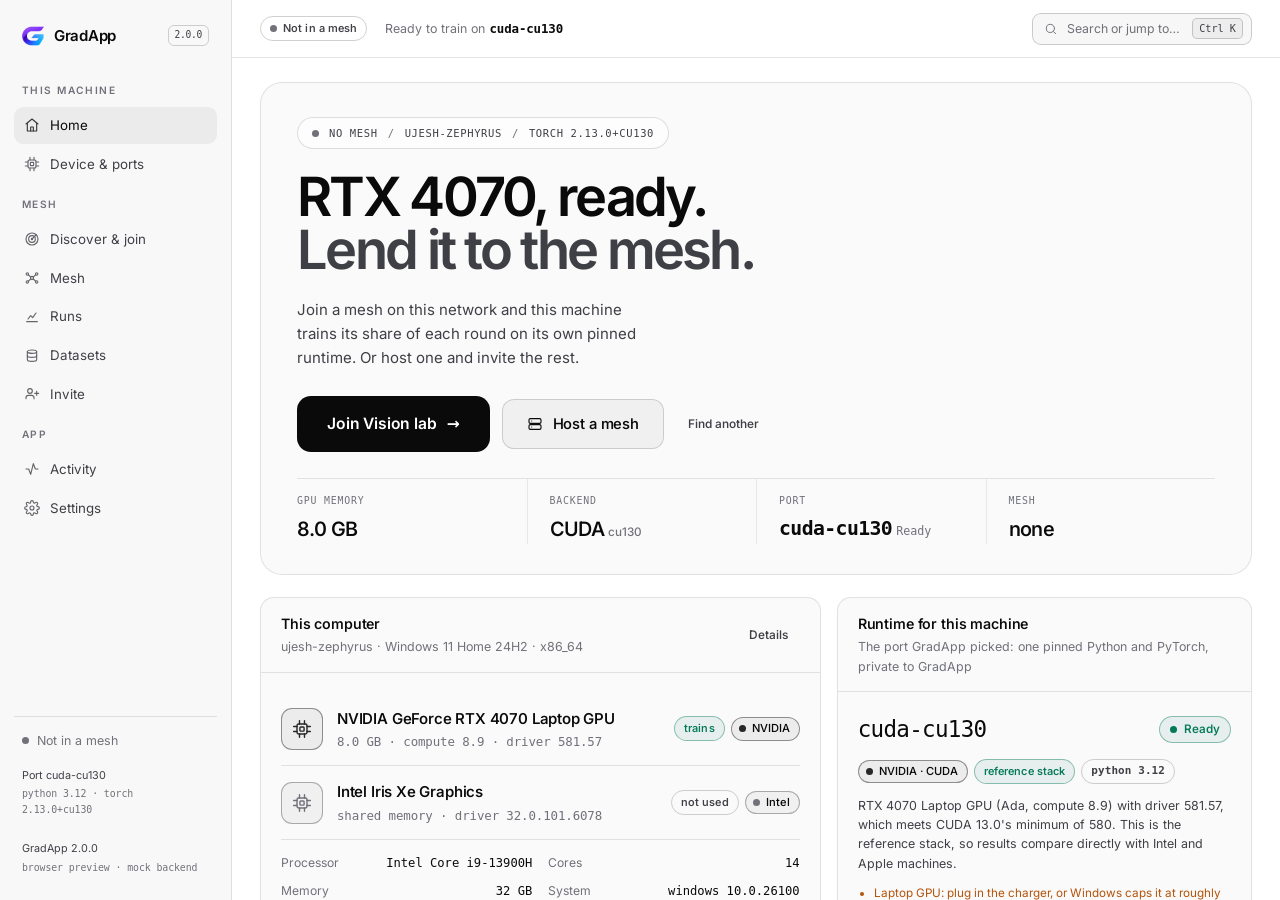
<file: app/ui/index.html>
<!doctype html>
<html lang="en">
  <head>
    <meta charset="utf-8" />
    <meta name="viewport" content="width=device-width, initial-scale=1" />
    <meta name="color-scheme" content="dark light" />
    <script src="./js/theme-boot.js"></script>
    <title>GradApp</title>
    <link rel="icon" href="./logo.png" />
    <link rel="preload" href="./fonts/InterVariable-latin.woff2" as="font" type="font/woff2" crossorigin />
    <link rel="stylesheet" href="./css/tokens.css" />
    <link rel="stylesheet" href="./css/dashboard.css" />
    <link rel="stylesheet" href="./css/radar.css" />
    <link rel="stylesheet" href="./css/app.css" />
    <link rel="stylesheet" href="./css/runs.css" />
    <link rel="stylesheet" href="./css/peers.css" />
  </head>
  <body>
    <div id="app" class="dash"></div>
    <div id="toasts" class="toasts" aria-live="polite"></div>
    <script type="module" src="./js/app.js"></script>
  </body>
</html>
</file>
<file: app/ui/css/tokens.css>
/* GradMesh v5 design system, carried over verbatim from Gradmesh-v5/app/globals.css.
   Local edits are marked "GradApp:". */
@font-face {
  font-family: "Inter";
  src: url("../fonts/InterVariable-latin.woff2") format("woff2");
  font-weight: 100 900;
  font-display: swap;
}

/* GradMesh design system.
   Hand-written rather than utility classes: the product is mostly dense, live
   data, and a small set of well-tuned primitives reads better here than a wall
   of class names. */

:root {
  /* A blue-black ground with an azure primary. The palette is deliberately
     narrow: one accent for anything actionable, cyan for secondary data series,
     and emerald reserved exclusively for "this is live right now", so a green
     dot on this product always means the same thing. */
  --bg: #07080b;
  --bg-elevated: #0b0d12;
  --surface: #0e1117;
  --surface-2: #141822;
  --line: rgba(255, 255, 255, 0.07);
  --line-strong: rgba(255, 255, 255, 0.13);

  --text: #e7eaf0;
  --text-dim: #98a2b6;
  --text-faint: #626c80;

  --accent: #5b7cfa;
  --accent-hover: #7b96ff;
  --accent-dim: #3b5bd9;
  --accent-glow: rgba(91, 124, 250, 0.2);
  --cyan: #22d3ee;
  --violet: #a78bfa;
  --live: #34d399;
  --warn: #f5a524;
  --danger: #f76b6b;

  --radius: 14px;
  --radius-sm: 9px;
  --radius-lg: 22px;

  --font-sans: "Inter", ui-sans-serif, system-ui, -apple-system, "Segoe UI", Roboto, sans-serif;
  --font-mono: ui-monospace, "SF Mono", "JetBrains Mono", "Cascadia Code", Consolas, monospace;

  --shadow-lift: 0 1px 0 rgba(255, 255, 255, 0.04) inset, 0 18px 40px -24px rgba(0, 0, 0, 0.9);

  /* GradApp: line charts on Runs (js/views/runs.js). */
  --chart-1: #5b7cfa;
  --chart-2: #22d3ee;
  --chart-dot: #0e1117;
  --chart-area-top: 0.32;
  --chart-area-bottom: 0;

  color-scheme: dark;
}

* {
  box-sizing: border-box;
  min-width: 0;
}

html,
body {
  margin: 0;
  padding: 0;
  background: var(--bg);
  color: var(--text);
  font-family: var(--font-sans);
  font-size: 15px;
  line-height: 1.55;
  -webkit-font-smoothing: antialiased;
  text-rendering: optimizeLegibility;
}

body {
  min-height: 100vh;
  overflow-x: hidden;
}

/* A faint field of light behind everything, so flat panels have something to
   sit on. Fixed so it does not move while the page scrolls. */
body::before {
  content: "";
  position: fixed;
  inset: 0;
  pointer-events: none;
  z-index: 0;
  background:
    radial-gradient(900px 600px at 12% -10%, var(--t-glow-acc-5b7cfa070), transparent 60%),
    radial-gradient(800px 500px at 92% 8%, var(--t-glow-cyan-060), transparent 62%);
}

a {
  color: inherit;
  text-decoration: none;
}

button,
input,
select,
textarea {
  font: inherit;
  color: inherit;
}

h1,
h2,
h3,
h4 {
  margin: 0;
  font-weight: 560;
  letter-spacing: -0.022em;
  line-height: 1.15;
}

h1 {
  font-size: clamp(2.1rem, 5vw, 3.4rem);
  letter-spacing: -0.035em;
}
h2 {
  font-size: 1.4rem;
}
h3 {
  font-size: 1.05rem;
}

p {
  margin: 0;
}

hr {
  border: 0;
  border-top: 1px solid var(--line);
  margin: 0;
}

::selection {
  background: var(--accent);
  color: var(--t-tx-w-ffffff);
}

/* ------------------------------------------------------------------ layout */

.shell {
  position: relative;
  z-index: 1;
}

.container {
  width: min(1240px, calc(100% - 48px));
  margin-inline: auto;
}

.container-wide {
  width: min(1560px, calc(100% - 48px));
  margin-inline: auto;
}

.stack {
  display: flex;
  flex-direction: column;
  gap: 18px;
}
.stack-sm {
  display: flex;
  flex-direction: column;
  gap: 9px;
}
.stack-lg {
  display: flex;
  flex-direction: column;
  gap: 34px;
}

.row {
  display: flex;
  align-items: center;
  gap: 12px;
}
.row-between {
  display: flex;
  align-items: center;
  justify-content: space-between;
  gap: 16px;
  flex-wrap: wrap;
}
.wrap {
  flex-wrap: wrap;
}
.grow {
  flex: 1;
}

.grid {
  display: grid;
  gap: 16px;
}
.grid-2 {
  grid-template-columns: repeat(auto-fit, minmax(320px, 1fr));
}
.grid-3 {
  grid-template-columns: repeat(auto-fit, minmax(250px, 1fr));
}
.grid-4 {
  grid-template-columns: repeat(auto-fit, minmax(190px, 1fr));
}

/* ------------------------------------------------------------------ text */

.eyebrow {
  font-size: 0.7rem;
  font-weight: 600;
  letter-spacing: 0.16em;
  text-transform: uppercase;
  color: var(--text-faint);
}

.lead {
  font-size: 1.08rem;
  color: var(--text-dim);
  line-height: 1.6;
}

.muted {
  color: var(--text-dim);
}
.faint {
  color: var(--text-faint);
}
.small {
  font-size: 0.83rem;
}
.mono {
  font-family: var(--font-mono);
  font-variant-numeric: tabular-nums;
  letter-spacing: -0.01em;
}
.accent {
  color: var(--accent);
}
.nowrap {
  white-space: nowrap;
}
.truncate {
  overflow: hidden;
  text-overflow: ellipsis;
  white-space: nowrap;
}

/* ------------------------------------------------------------------ panels */

.panel {
  background: linear-gradient(180deg, var(--t-gr-w-028), var(--t-gr-w-008));
  border: 1px solid var(--line);
  border-radius: var(--radius);
  padding: 20px;
  box-shadow: var(--shadow-lift);
}

.panel-flush {
  padding: 0;
  overflow: hidden;
}

.panel-header {
  display: flex;
  align-items: center;
  justify-content: space-between;
  gap: 14px;
  padding: 15px 20px;
  border-bottom: 1px solid var(--line);
}

.panel-body {
  padding: 20px;
}

.panel-title {
  font-size: 0.95rem;
  font-weight: 560;
  letter-spacing: -0.01em;
}

/* ------------------------------------------------------------------ stats */

.stat {
  background: linear-gradient(180deg, var(--t-gr-w-030), var(--t-gr-w-006));
  border: 1px solid var(--line);
  border-radius: var(--radius);
  padding: 16px 18px;
  display: flex;
  flex-direction: column;
  gap: 6px;
  position: relative;
  overflow: hidden;
}

.stat-label {
  font-size: 0.72rem;
  letter-spacing: 0.1em;
  text-transform: uppercase;
  color: var(--text-faint);
  font-weight: 560;
}

.stat-value {
  font-family: var(--font-mono);
  font-variant-numeric: tabular-nums;
  font-size: 1.85rem;
  font-weight: 500;
  letter-spacing: -0.035em;
  line-height: 1.05;
}

.stat-value.is-accent {
  color: var(--accent);
}

.stat-foot {
  font-size: 0.79rem;
  color: var(--text-dim);
}

/* ------------------------------------------------------------------ badges */

.badge {
  display: inline-flex;
  align-items: center;
  gap: 6px;
  padding: 3px 9px;
  border-radius: 999px;
  font-size: 0.73rem;
  font-weight: 560;
  letter-spacing: 0.01em;
  border: 1px solid var(--line-strong);
  color: var(--text-dim);
  white-space: nowrap;
}

.badge-accent {
  color: var(--accent);
  border-color: var(--t-bd-acc-5b7cfa320);
  background: var(--t-bg-acc-5b7cfa080);
}
.badge-cyan {
  color: var(--cyan);
  border-color: var(--t-bd-cyan-320);
  background: var(--t-bg-cyan-080);
}
.badge-warn {
  color: var(--warn);
  border-color: var(--t-bd-warn-320);
  background: var(--t-bg-warn-080);
}
.badge-danger {
  color: var(--danger);
  border-color: var(--t-bd-danger-320);
  background: var(--t-bg-danger-080);
}

.dot {
  width: 7px;
  height: 7px;
  border-radius: 999px;
  background: currentColor;
  flex: none;
}

.dot-live {
  background: var(--live);
  box-shadow: 0 0 0 0 var(--t-sh-live-450);
  animation: pulse 2.4s ease-out infinite;
}

.badge-live {
  color: var(--live);
  border-color: var(--t-bd-live-300);
  background: var(--t-bg-live-080);
}

@keyframes pulse {
  0% {
    box-shadow: 0 0 0 0 var(--t-sh-live-450);
  }
  70% {
    box-shadow: 0 0 0 9px var(--t-sh-live-000);
  }
  100% {
    box-shadow: 0 0 0 0 var(--t-sh-live-000);
  }
}

/* ------------------------------------------------------------------ buttons */

.btn {
  display: inline-flex;
  align-items: center;
  justify-content: center;
  gap: 8px;
  padding: 9px 16px;
  border-radius: var(--radius-sm);
  border: 1px solid var(--line-strong);
  background: var(--t-bg-w-040);
  color: var(--text);
  font-size: 0.88rem;
  font-weight: 540;
  cursor: pointer;
  transition: background 140ms ease, border-color 140ms ease, transform 140ms ease, opacity 140ms ease;
  white-space: nowrap;
}

.btn:hover:not(:disabled) {
  background: var(--t-bg-w-080);
  border-color: var(--t-bd-w-220);
}

.btn:active:not(:disabled) {
  transform: translateY(1px);
}

.btn:disabled {
  opacity: 0.42;
  cursor: not-allowed;
}

.btn-primary {
  background: var(--accent);
  border-color: var(--accent);
  color: var(--t-tx-w-ffffff);
  font-weight: 600;
}

.btn-primary:hover:not(:disabled) {
  background: var(--accent-hover);
  border-color: var(--accent-hover);
}

.btn-ghost {
  background: transparent;
  border-color: transparent;
  color: var(--text-dim);
}
.btn-ghost:hover:not(:disabled) {
  color: var(--text);
  background: var(--t-bg-w-050);
  border-color: transparent;
}

.btn-danger {
  color: var(--danger);
  border-color: var(--t-bd-danger-300);
}
.btn-danger:hover:not(:disabled) {
  background: var(--t-bg-danger-120);
  border-color: var(--t-bd-danger-500);
}

.btn-lg {
  padding: 13px 24px;
  font-size: 0.97rem;
  border-radius: 11px;
}

.btn-sm {
  padding: 5px 11px;
  font-size: 0.79rem;
}

/* A command to paste elsewhere: one line that scrolls sideways rather than
   wrapping, so the copy button never lands on top of the text. */
.copy-line {
  display: flex;
  align-items: center;
  gap: 10px;
  min-width: 0;
  padding: 7px 7px 7px 13px;
  border-radius: var(--radius-sm);
  border: 1px solid var(--line);
  background: var(--t-bg-k-350);
}

.copy-line code {
  flex: 1;
  min-width: 0;
  overflow-x: auto;
  white-space: nowrap;
  font-family: var(--font-mono);
  font-size: 0.84rem;
  color: var(--text);
  scrollbar-width: none;
}

.copy-line code::-webkit-scrollbar {
  display: none;
}

.copy-line .btn {
  flex: none;
}

/* Label and value pairs: machine cards, and the join page's device summary. */
.node-facts {
  display: grid;
  grid-template-columns: repeat(2, minmax(0, 1fr));
  gap: 9px 16px;
  font-size: 0.81rem;
}

.node-fact {
  display: flex;
  justify-content: space-between;
  gap: 8px;
}

.node-fact {
  min-width: 0;
}

.node-fact span:first-child {
  flex: none;
  color: var(--text-faint);
}

.node-fact span:last-child {
  min-width: 0;
  font-family: var(--font-mono);
  font-variant-numeric: tabular-nums;
}

/* A machine's software stack, on its card. */
.sw-block {
  display: flex;
  flex-direction: column;
  gap: 8px;
  padding: 10px 12px;
  border-radius: var(--radius-sm);
  border: 1px solid var(--line);
  background: var(--t-bg-w-015);
}

.sw-title {
  font-size: 0.7rem;
  letter-spacing: 0.1em;
  text-transform: uppercase;
  color: var(--text-faint);
  font-weight: 560;
}

.sw-grid {
  display: grid;
  grid-template-columns: repeat(2, minmax(0, 1fr));
  gap: 6px 14px;
  margin: 0;
}

.sw-grid > div {
  display: flex;
  flex-direction: column;
  gap: 1px;
  min-width: 0;
}

.sw-grid dt {
  font-size: 0.68rem;
  color: var(--text-faint);
}

.sw-grid dd {
  margin: 0;
  font-size: 0.76rem;
  color: var(--text-dim);
}

.sw-grid > div.is-behind dd {
  color: var(--warn);
}

.sw-drift {
  color: var(--warn);
}

/* ------------------------------------------------------------------ forms */

.field {
  display: flex;
  flex-direction: column;
  gap: 7px;
}

.label {
  font-size: 0.8rem;
  font-weight: 540;
  color: var(--text-dim);
}

.hint {
  font-size: 0.78rem;
  color: var(--text-faint);
  line-height: 1.45;
}

.input,
.select,
.textarea {
  width: 100%;
  padding: 10px 13px;
  border-radius: var(--radius-sm);
  border: 1px solid var(--line-strong);
  background: var(--t-bg-k-350);
  color: var(--text);
  font-size: 0.9rem;
  transition: border-color 140ms ease, box-shadow 140ms ease;
}

.input:focus,
.select:focus,
.textarea:focus {
  outline: none;
  border-color: var(--t-bd-acc-5b7cfa500);
  box-shadow: 0 0 0 3px var(--t-sh-acc-5b7cfa100);
}

.textarea {
  resize: vertical;
  min-height: 78px;
}

.select {
  appearance: none;
  background-image: linear-gradient(45deg, transparent 50%, var(--text-dim) 50%),
    linear-gradient(135deg, var(--text-dim) 50%, transparent 50%);
  background-position: calc(100% - 18px) 50%, calc(100% - 13px) 50%;
  background-size: 5px 5px, 5px 5px;
  background-repeat: no-repeat;
  padding-right: 34px;
}

.range {
  width: 100%;
  accent-color: var(--accent);
}

/* ------------------------------------------------------------------ tables */

.table-scroll {
  overflow-x: auto;
}

.table {
  width: 100%;
  border-collapse: collapse;
  font-size: 0.87rem;
}

.table th {
  text-align: left;
  font-weight: 560;
  font-size: 0.72rem;
  letter-spacing: 0.1em;
  text-transform: uppercase;
  color: var(--text-faint);
  padding: 11px 16px;
  border-bottom: 1px solid var(--line);
  white-space: nowrap;
}

.table td {
  padding: 13px 16px;
  border-bottom: 1px solid var(--line);
  vertical-align: middle;
}

.table tbody tr:last-child td {
  border-bottom: none;
}

.table tbody tr {
  transition: background 120ms ease;
}

.table tbody tr:hover {
  background: var(--t-bg-w-022);
}

.num {
  font-family: var(--font-mono);
  font-variant-numeric: tabular-nums;
  text-align: right;
}

/* ------------------------------------------------------------------ meters */

.meter {
  height: 6px;
  border-radius: 999px;
  background: var(--t-bg-w-070);
  overflow: hidden;
}

.meter-fill {
  height: 100%;
  border-radius: 999px;
  background: var(--accent);
  transition: width 500ms cubic-bezier(0.22, 1, 0.36, 1);
}

.meter-fill.is-cyan {
  background: var(--cyan);
}
.meter-fill.is-warn {
  background: var(--warn);
}
.meter-fill.is-danger {
  background: var(--danger);
}

/* ------------------------------------------------------------------ code */

.code {
  font-family: var(--font-mono);
  font-size: 0.83rem;
  background: var(--t-bg-k-450);
  border: 1px solid var(--line);
  border-radius: var(--radius-sm);
  padding: 12px 14px;
  overflow-x: auto;
  white-space: pre;
  color: var(--accent);
}

.code-inline {
  font-family: var(--font-mono);
  font-size: 0.85em;
  background: var(--t-bg-w-070);
  padding: 1px 6px;
  border-radius: 5px;
}

/* ------------------------------------------------------------------ misc */

.divider {
  height: 1px;
  background: var(--line);
}

.empty {
  padding: 44px 20px;
  text-align: center;
  color: var(--text-faint);
  font-size: 0.9rem;
}

.notice {
  border-radius: var(--radius-sm);
  padding: 12px 15px;
  font-size: 0.86rem;
  border: 1px solid var(--line-strong);
  background: var(--t-bg-w-030);
  line-height: 1.5;
}

.notice-warn {
  border-color: var(--t-bd-warn-300);
  background: var(--t-bg-warn-070);
  color: var(--t-tx-warn-ffdca8);
}

.notice-danger {
  border-color: var(--t-bd-danger-300);
  background: var(--t-bg-danger-070);
  color: var(--t-tx-danger-ffc4c4);
}

.notice-accent {
  border-color: var(--t-bd-acc-5b7cfa260);
  background: var(--t-bg-acc-5b7cfa060);
  color: var(--t-tx-acc-c9d6ff);
}

.spin {
  animation: spin 900ms linear infinite;
}

@keyframes spin {
  to {
    transform: rotate(360deg);
  }
}

.sr-only {
  position: absolute;
  width: 1px;
  height: 1px;
  padding: 0;
  margin: -1px;
  overflow: hidden;
  clip: rect(0, 0, 0, 0);
  white-space: nowrap;
  border: 0;
}

@media (prefers-reduced-motion: reduce) {
  *,
  *::before,
  *::after {
    animation-duration: 0.001ms !important;
    animation-iteration-count: 1 !important;
    transition-duration: 0.001ms !important;
  }
}

@media (max-width: 720px) {
  .container,
  .container-wide {
    width: calc(100% - 32px);
  }
  .panel {
    padding: 16px;
  }
}

/* ----------------------------------------------------------------- vendors */
/* NVIDIA, Intel and Apple each get one hue, used for every badge, dot and bar
   that belongs to them. None of them is emerald, which stays reserved for
   "live right now". */

:root {
  --vendor-nvidia: #a3d65c;
  --vendor-intel: #4ea8ff;
  --vendor-apple: #d3d5de;
  --vendor-cpu: #7d8699;
}

.vendor {
  display: inline-flex;
  align-items: center;
  gap: 6px;
  padding: 2px 9px 2px 7px;
  border-radius: 999px;
  border: 1px solid var(--line-strong);
  font-size: 0.74rem;
  font-weight: 520;
  white-space: nowrap;
  color: var(--text-dim);
  background: var(--t-bg-w-030);
}

.vendor-dot {
  display: inline-block;
  width: 7px;
  height: 7px;
  border-radius: 999px;
  flex: none;
  background: var(--vendor-cpu);
}

.vendor-nvidia .vendor-dot,
.vendor-dot.vendor-nvidia {
  background: var(--vendor-nvidia);
}
.vendor-intel .vendor-dot,
.vendor-dot.vendor-intel {
  background: var(--vendor-intel);
}
.vendor-apple .vendor-dot,
.vendor-dot.vendor-apple {
  background: var(--vendor-apple);
}

.vendor.vendor-nvidia {
  color: var(--vendor-nvidia);
  border-color: var(--t-bd-nv-320);
  background: var(--t-bg-nv-060);
}
.vendor.vendor-intel {
  color: var(--vendor-intel);
  border-color: var(--t-bd-intel-320);
  background: var(--t-bg-intel-060);
}
.vendor.vendor-apple {
  color: var(--vendor-apple);
  border-color: var(--t-bd-apple-280);
  background: var(--t-bg-apple-050);
}

/* ------------------------------------------------------------ theme colours
   GradApp: every colour the stylesheets used to hard-code, as a variable.
   Generated once from the literals (name = context-family-value); the dark
   value is the original literal, so dark renders exactly as before. Light
   overrides live in :root[data-theme="light"] below. */
:root {
  --t-bd-acc-5b7cfa200: rgba(91, 124, 250, 0.2);
  --t-bd-acc-5b7cfa260: rgba(91, 124, 250, 0.26);
  --t-bd-acc-5b7cfa320: rgba(91, 124, 250, 0.32);
  --t-bd-acc-5b7cfa350: rgba(91, 124, 250, 0.35);
  --t-bd-acc-5b7cfa400: rgba(91, 124, 250, 0.4);
  --t-bd-acc-5b7cfa420: rgba(91, 124, 250, 0.42);
  --t-bd-acc-5b7cfa500: rgba(91, 124, 250, 0.5);
  --t-bd-acc-5b7cfa550: rgba(91, 124, 250, 0.55);
  --t-bd-acc-5b7cfa700: rgba(91, 124, 250, 0.7);
  --t-bd-apple-280: rgba(211, 213, 222, 0.28);
  --t-bd-cyan-320: rgba(34, 211, 238, 0.32);
  --t-bd-cyan-500: rgba(34, 211, 238, 0.5);
  --t-bd-danger-300: rgba(247, 107, 107, 0.3);
  --t-bd-danger-320: rgba(247, 107, 107, 0.32);
  --t-bd-danger-350: rgba(247, 107, 107, 0.35);
  --t-bd-danger-400: rgba(247, 107, 107, 0.4);
  --t-bd-danger-500: rgba(247, 107, 107, 0.5);
  --t-bd-intel-320: rgba(78, 168, 255, 0.32);
  --t-bd-live-220: rgba(52, 211, 153, 0.22);
  --t-bd-live-300: rgba(52, 211, 153, 0.3);
  --t-bd-live-350: rgba(52, 211, 153, 0.35);
  --t-bd-live-400: rgba(52, 211, 153, 0.4);
  --t-bd-live-550: rgba(52, 211, 153, 0.55);
  --t-bd-nv-320: rgba(163, 214, 92, 0.32);
  --t-bd-w-060: rgba(255, 255, 255, 0.06);
  --t-bd-w-070: rgba(255, 255, 255, 0.07);
  --t-bd-w-080: rgba(255, 255, 255, 0.08);
  --t-bd-w-090: rgba(255, 255, 255, 0.09);
  --t-bd-w-100: rgba(255, 255, 255, 0.1);
  --t-bd-w-120: rgba(255, 255, 255, 0.12);
  --t-bd-w-140: rgba(255, 255, 255, 0.14);
  --t-bd-w-150: rgba(255, 255, 255, 0.15);
  --t-bd-w-220: rgba(255, 255, 255, 0.22);
  --t-bd-w-240: rgba(255, 255, 255, 0.24);
  --t-bd-warn-300: rgba(245, 165, 36, 0.3);
  --t-bd-warn-320: rgba(245, 165, 36, 0.32);
  --t-bd-warn-400: rgba(245, 165, 36, 0.4);
  --t-bg-acc-5b7cfa060: rgba(91, 124, 250, 0.06);
  --t-bg-acc-5b7cfa080: rgba(91, 124, 250, 0.08);
  --t-bg-acc-5b7cfa100: rgba(91, 124, 250, 0.1);
  --t-bg-acc-5b7cfa120: rgba(91, 124, 250, 0.12);
  --t-bg-acc-5b7cfa140: rgba(91, 124, 250, 0.14);
  --t-bg-acc-5b7cfa160: rgba(91, 124, 250, 0.16);
  --t-bg-acc-5b7cfa200: rgba(91, 124, 250, 0.2);
  --t-bg-acc-5b7cfa350: rgba(91, 124, 250, 0.35);
  --t-bg-acc-5b7cfa400: rgba(91, 124, 250, 0.4);
  --t-bg-acc-f4f6ff: #f4f6ff;
  --t-bg-apple-050: rgba(211, 213, 222, 0.05);
  --t-bg-apple-720: rgba(211, 213, 222, 0.72);
  --t-bg-bg-030408660: rgba(3, 4, 8, 0.66);
  --t-bg-bg-04050a: #04050a;
  --t-bg-bg-06080e500: rgba(6, 8, 14, 0.5);
  --t-bg-bg-07080b650: rgba(7, 8, 11, 0.65);
  --t-bg-bg-07080b860: rgba(7, 8, 11, 0.86);
  --t-bg-bg-080a12550: rgba(8, 10, 18, 0.55);
  --t-bg-bg-090a0f: #090a0f;
  --t-bg-bg-0b0d12: #0b0d12;
  --t-bg-bg-12151e: #12151e;
  --t-bg-cpu-700: rgba(125, 134, 153, 0.7);
  --t-bg-cyan-080: rgba(34, 211, 238, 0.08);
  --t-bg-cyan-400: rgba(34, 211, 238, 0.4);
  --t-bg-danger-070: rgba(247, 107, 107, 0.07);
  --t-bg-danger-080: rgba(247, 107, 107, 0.08);
  --t-bg-danger-100: rgba(247, 107, 107, 0.1);
  --t-bg-danger-120: rgba(247, 107, 107, 0.12);
  --t-bg-danger-160: rgba(247, 107, 107, 0.16);
  --t-bg-danger-180: rgba(247, 107, 107, 0.18);
  --t-bg-danger-400: rgba(247, 107, 107, 0.4);
  --t-bg-intel-060: rgba(78, 168, 255, 0.06);
  --t-bg-intel-800: rgba(78, 168, 255, 0.8);
  --t-bg-k-180: rgba(0, 0, 0, 0.18);
  --t-bg-k-250: rgba(0, 0, 0, 0.25);
  --t-bg-k-300: rgba(0, 0, 0, 0.3);
  --t-bg-k-350: rgba(0, 0, 0, 0.35);
  --t-bg-k-450: rgba(0, 0, 0, 0.45);
  --t-bg-live-070: rgba(52, 211, 153, 0.07);
  --t-bg-live-080: rgba(52, 211, 153, 0.08);
  --t-bg-live-160: rgba(52, 211, 153, 0.16);
  --t-bg-live-400: rgba(52, 211, 153, 0.4);
  --t-bg-nv-060: rgba(163, 214, 92, 0.06);
  --t-bg-nv-780: rgba(163, 214, 92, 0.78);
  --t-bg-w-015: rgba(255, 255, 255, 0.015);
  --t-bg-w-020: rgba(255, 255, 255, 0.02);
  --t-bg-w-022: rgba(255, 255, 255, 0.022);
  --t-bg-w-025: rgba(255, 255, 255, 0.025);
  --t-bg-w-030: rgba(255, 255, 255, 0.03);
  --t-bg-w-040: rgba(255, 255, 255, 0.04);
  --t-bg-w-045: rgba(255, 255, 255, 0.045);
  --t-bg-w-050: rgba(255, 255, 255, 0.05);
  --t-bg-w-060: rgba(255, 255, 255, 0.06);
  --t-bg-w-070: rgba(255, 255, 255, 0.07);
  --t-bg-w-080: rgba(255, 255, 255, 0.08);
  --t-bg-w-120: rgba(255, 255, 255, 0.12);
  --t-bg-w-350: rgba(255, 255, 255, 0.35);
  --t-bg-w-ffffff: #fff;
  --t-bg-warn-070: rgba(245, 165, 36, 0.07);
  --t-bg-warn-080: rgba(245, 165, 36, 0.08);
  --t-bg-warn-160: rgba(245, 165, 36, 0.16);
  --t-bg-warn-750: rgba(245, 165, 36, 0.75);
  --t-glow-acc-5b7cfa070: rgba(91, 124, 250, 0.07);
  --t-glow-acc-5b7cfa100: rgba(91, 124, 250, 0.1);
  --t-glow-acc-5b7cfa120: rgba(91, 124, 250, 0.12);
  --t-glow-acc-5b7cfa180: rgba(91, 124, 250, 0.18);
  --t-glow-acc-6d7cff140: rgba(109, 124, 255, 0.14);
  --t-glow-acc-6d7cff260: rgba(109, 124, 255, 0.26);
  --t-glow-acc-6d7cff550: rgba(109, 124, 255, 0.55);
  --t-glow-acc-c8ceff900: rgba(200, 206, 255, 0.9);
  --t-glow-apple-250: rgba(211, 213, 222, 0.25);
  --t-glow-bg-04050a850: rgba(4, 5, 10, 0.85);
  --t-glow-cyan-050: rgba(34, 211, 238, 0.05);
  --t-glow-cyan-060: rgba(34, 211, 238, 0.06);
  --t-glow-cyan-090: rgba(34, 211, 238, 0.09);
  --t-glow-intel-070: rgba(78, 168, 255, 0.07);
  --t-glow-intel-300: rgba(78, 168, 255, 0.3);
  --t-glow-live-120: rgba(52, 211, 153, 0.12);
  --t-glow-nv-350: rgba(163, 214, 92, 0.35);
  --t-glow-violet-100: rgba(167, 139, 250, 0.1);
  --t-glow-w-012: rgba(255, 255, 255, 0.012);
  --t-gr-acc-5b6cf0: #5b6cf0;
  --t-gr-acc-5b7cfa050: rgba(91, 124, 250, 0.05);
  --t-gr-acc-5b7cfa220: rgba(91, 124, 250, 0.22);
  --t-gr-acc-5b7cfa250: rgba(91, 124, 250, 0.25);
  --t-gr-acc-5b7cfa900: rgba(91, 124, 250, 0.9);
  --t-gr-acc-7b96ff500: rgba(123, 150, 255, 0.5);
  --t-gr-acc-7d8cff: #7d8cff;
  --t-gr-acc-8f9cff: #8f9cff;
  --t-gr-acc-c8ceff: #c8ceff;
  --t-gr-bg-04050a300: rgba(4, 5, 10, 0.3);
  --t-gr-bg-04050a550: rgba(4, 5, 10, 0.55);
  --t-gr-bg-04050a750: rgba(4, 5, 10, 0.75);
  --t-gr-bg-04050a920: rgba(4, 5, 10, 0.92);
  --t-gr-bg-0b0d12970: rgba(11, 13, 18, 0.97);
  --t-gr-bg-0b0d12980: rgba(11, 13, 18, 0.98);
  --t-gr-bg-141822970: rgba(20, 24, 34, 0.97);
  --t-gr-bg-141822980: rgba(20, 24, 34, 0.98);
  --t-gr-cyan-5ad7f0: #5ad7f0;
  --t-gr-cyan-700: rgba(34, 211, 238, 0.7);
  --t-gr-danger-400: rgba(247, 107, 107, 0.4);
  --t-gr-danger-800: rgba(247, 107, 107, 0.8);
  --t-gr-live-045: rgba(52, 211, 153, 0.045);
  --t-gr-w-005: rgba(255, 255, 255, 0.005);
  --t-gr-w-006: rgba(255, 255, 255, 0.006);
  --t-gr-w-008: rgba(255, 255, 255, 0.008);
  --t-gr-w-025: rgba(255, 255, 255, 0.025);
  --t-gr-w-026: rgba(255, 255, 255, 0.026);
  --t-gr-w-028: rgba(255, 255, 255, 0.028);
  --t-gr-w-030: rgba(255, 255, 255, 0.03);
  --t-gr-w-080: rgba(255, 255, 255, 0.08);
  --t-gr-warn-400: rgba(245, 165, 36, 0.4);
  --t-gr-warn-850: rgba(245, 165, 36, 0.85);
  --t-sh-acc-5b7cfa050: rgba(91, 124, 250, 0.05);
  --t-sh-acc-5b7cfa100: rgba(91, 124, 250, 0.1);
  --t-sh-acc-5b7cfa120: rgba(91, 124, 250, 0.12);
  --t-sh-acc-5b7cfa250: rgba(91, 124, 250, 0.25);
  --t-sh-acc-5b7cfa280: rgba(91, 124, 250, 0.28);
  --t-sh-acc-5b7cfa400: rgba(91, 124, 250, 0.4);
  --t-sh-acc-5b7cfa450: rgba(91, 124, 250, 0.45);
  --t-sh-acc-5b7cfa500: rgba(91, 124, 250, 0.5);
  --t-sh-acc-5b7cfa600: rgba(91, 124, 250, 0.6);
  --t-sh-acc-5b7cfa700: rgba(91, 124, 250, 0.7);
  --t-sh-acc-6d7cff350: rgba(109, 124, 255, 0.35);
  --t-sh-acc-6d7cff800: rgba(109, 124, 255, 0.8);
  --t-sh-acc-6d7cff950: rgba(109, 124, 255, 0.95);
  --t-sh-acc-7b96ff900: rgba(123, 150, 255, 0.9);
  --t-sh-cyan-180: rgba(34, 211, 238, 0.18);
  --t-sh-k-1000: rgba(0, 0, 0, 1);
  --t-sh-k-400: rgba(0, 0, 0, 0.4);
  --t-sh-k-500: rgba(0, 0, 0, 0.5);
  --t-sh-live-000: rgba(52, 211, 153, 0);
  --t-sh-live-250: rgba(52, 211, 153, 0.25);
  --t-sh-live-450: rgba(52, 211, 153, 0.45);
  --t-sh-live-600: rgba(52, 211, 153, 0.6);
  --t-sh-w-100: rgba(255, 255, 255, 0.1);
  --t-sh-w-140: rgba(255, 255, 255, 0.14);
  --t-sh-w-220: rgba(255, 255, 255, 0.22);
  --t-tx-acc-c9d6ff: #c9d6ff;
  --t-tx-bg-0b0d12: #0b0d12;
  --t-tx-danger-ffc4c4: #ffc4c4;
  --t-tx-danger-ffd0d0: #ffd0d0;
  --t-tx-live-a7f3d0: #a7f3d0;
  --t-tx-w-060: rgba(255, 255, 255, 0.06);
  --t-tx-w-ffffff: #ffffff;
  --t-tx-warn-ffdca8: #ffdca8;
}

/* ------------------------------------------------------------ light theme
   GradApp: Settings › Appearance › Theme. Applied as data-theme="light" on
   <html> by js/theme-boot.js before first paint. Built for paper as much as for
   screens: white ground, black text, grey hairlines, near-black for the one
   accent, no glows and no gradients, and status colours dark enough to stay
   apart in grayscale (they always sit next to a text label). */
:root[data-theme="light"] {
  --bg: #ffffff;
  --bg-elevated: #fafafa;
  --surface: #f4f4f5;
  --surface-2: #e4e4e7;
  --line: rgba(0, 0, 0, 0.1);
  --line-strong: rgba(0, 0, 0, 0.18);

  --text: #0a0a0a;
  --text-dim: #3f3f46;
  --text-faint: #71717a;

  --accent: #0a0a0a;
  --accent-hover: #27272a;
  --accent-dim: #3f3f46;
  --accent-glow: transparent;
  --cyan: #71717a;
  --violet: #52525b;
  --live: #047857;
  --warn: #b45309;
  --danger: #b91c1c;

  --vendor-nvidia: #27272a;
  --vendor-intel: #71717a;
  --vendor-apple: #b4b4bb;
  --vendor-cpu: #d4d4d8;

  --shadow-lift: 0 1px 2px rgba(0, 0, 0, 0.04);

  --chart-1: #0a0a0a;
  --chart-2: #52525b;
  --chart-dot: #ffffff;
  --chart-area-top: 0.06;
  --chart-area-bottom: 0.06;

  color-scheme: light;
}
:root[data-theme="light"] {
  --t-bd-acc-5b7cfa200: rgba(0, 0, 0, 0.2);
  --t-bd-acc-5b7cfa260: rgba(0, 0, 0, 0.26);
  --t-bd-acc-5b7cfa320: rgba(0, 0, 0, 0.32);
  --t-bd-acc-5b7cfa350: rgba(0, 0, 0, 0.35);
  --t-bd-acc-5b7cfa400: rgba(0, 0, 0, 0.4);
  --t-bd-acc-5b7cfa420: rgba(0, 0, 0, 0.42);
  --t-bd-acc-5b7cfa500: rgba(0, 0, 0, 0.5);
  --t-bd-acc-5b7cfa550: rgba(0, 0, 0, 0.55);
  --t-bd-acc-5b7cfa700: rgba(0, 0, 0, 0.6);
  --t-bd-apple-280: rgba(161, 161, 170, 0.392);
  --t-bd-cyan-320: rgba(113, 113, 122, 0.448);
  --t-bd-cyan-500: rgba(113, 113, 122, 0.7);
  --t-bd-danger-300: rgba(185, 28, 28, 0.42);
  --t-bd-danger-320: rgba(185, 28, 28, 0.448);
  --t-bd-danger-350: rgba(185, 28, 28, 0.49);
  --t-bd-danger-400: rgba(185, 28, 28, 0.56);
  --t-bd-danger-500: rgba(185, 28, 28, 0.7);
  --t-bd-intel-320: rgba(82, 82, 91, 0.448);
  --t-bd-live-220: rgba(4, 120, 87, 0.308);
  --t-bd-live-300: rgba(4, 120, 87, 0.42);
  --t-bd-live-350: rgba(4, 120, 87, 0.49);
  --t-bd-live-400: rgba(4, 120, 87, 0.56);
  --t-bd-live-550: rgba(4, 120, 87, 0.7);
  --t-bd-nv-320: rgba(24, 24, 27, 0.448);
  --t-bd-w-060: rgba(0, 0, 0, 0.075);
  --t-bd-w-070: rgba(0, 0, 0, 0.088);
  --t-bd-w-080: rgba(0, 0, 0, 0.1);
  --t-bd-w-090: rgba(0, 0, 0, 0.112);
  --t-bd-w-100: rgba(0, 0, 0, 0.125);
  --t-bd-w-120: rgba(0, 0, 0, 0.15);
  --t-bd-w-140: rgba(0, 0, 0, 0.175);
  --t-bd-w-150: rgba(0, 0, 0, 0.188);
  --t-bd-w-220: rgba(0, 0, 0, 0.275);
  --t-bd-w-240: rgba(0, 0, 0, 0.3);
  --t-bd-warn-300: rgba(180, 83, 9, 0.42);
  --t-bd-warn-320: rgba(180, 83, 9, 0.448);
  --t-bd-warn-400: rgba(180, 83, 9, 0.56);
  --t-bg-acc-5b7cfa060: rgba(0, 0, 0, 0.03);
  --t-bg-acc-5b7cfa080: rgba(0, 0, 0, 0.04);
  --t-bg-acc-5b7cfa100: rgba(0, 0, 0, 0.05);
  --t-bg-acc-5b7cfa120: rgba(0, 0, 0, 0.06);
  --t-bg-acc-5b7cfa140: rgba(0, 0, 0, 0.07);
  --t-bg-acc-5b7cfa160: rgba(0, 0, 0, 0.08);
  --t-bg-acc-5b7cfa200: rgba(0, 0, 0, 0.1);
  --t-bg-acc-5b7cfa350: rgba(0, 0, 0, 0.175);
  --t-bg-acc-5b7cfa400: rgba(0, 0, 0, 0.2);
  --t-bg-acc-f4f6ff: #ffffff;
  --t-bg-apple-050: rgba(161, 161, 170, 0.05);
  --t-bg-apple-720: rgba(161, 161, 170, 0.72);
  --t-bg-bg-030408660: rgba(255, 255, 255, 0.66);
  --t-bg-bg-04050a: #fafafa;
  --t-bg-bg-06080e500: rgba(255, 255, 255, 0.5);
  --t-bg-bg-07080b650: rgba(255, 255, 255, 0.65);
  --t-bg-bg-07080b860: #ffffff;
  --t-bg-bg-080a12550: rgba(255, 255, 255, 0.55);
  --t-bg-bg-090a0f: #fafafa;
  --t-bg-bg-0b0d12: #fafafa;
  --t-bg-bg-12151e: #fafafa;
  --t-bg-cpu-700: rgba(113, 113, 122, 0.7);
  --t-bg-cyan-080: rgba(113, 113, 122, 0.08);
  --t-bg-cyan-400: rgba(113, 113, 122, 0.4);
  --t-bg-danger-070: rgba(185, 28, 28, 0.07);
  --t-bg-danger-080: rgba(185, 28, 28, 0.08);
  --t-bg-danger-100: rgba(185, 28, 28, 0.1);
  --t-bg-danger-120: rgba(185, 28, 28, 0.12);
  --t-bg-danger-160: rgba(185, 28, 28, 0.16);
  --t-bg-danger-180: rgba(185, 28, 28, 0.18);
  --t-bg-danger-400: rgba(185, 28, 28, 0.4);
  --t-bg-intel-060: rgba(82, 82, 91, 0.06);
  --t-bg-intel-800: rgba(82, 82, 91, 0.8);
  --t-bg-k-180: rgba(0, 0, 0, 0.02);
  --t-bg-k-250: rgba(0, 0, 0, 0.028);
  --t-bg-k-300: rgba(0, 0, 0, 0.033);
  --t-bg-k-350: rgba(0, 0, 0, 0.038);
  --t-bg-k-450: rgba(0, 0, 0, 0.05);
  --t-bg-live-070: rgba(4, 120, 87, 0.07);
  --t-bg-live-080: rgba(4, 120, 87, 0.08);
  --t-bg-live-160: rgba(4, 120, 87, 0.16);
  --t-bg-live-400: rgba(4, 120, 87, 0.4);
  --t-bg-nv-060: rgba(24, 24, 27, 0.06);
  --t-bg-nv-780: rgba(24, 24, 27, 0.78);
  --t-bg-w-015: rgba(0, 0, 0, 0.015);
  --t-bg-w-020: rgba(0, 0, 0, 0.02);
  --t-bg-w-022: rgba(0, 0, 0, 0.022);
  --t-bg-w-025: rgba(0, 0, 0, 0.025);
  --t-bg-w-030: rgba(0, 0, 0, 0.03);
  --t-bg-w-040: rgba(0, 0, 0, 0.04);
  --t-bg-w-045: rgba(0, 0, 0, 0.045);
  --t-bg-w-050: rgba(0, 0, 0, 0.05);
  --t-bg-w-060: rgba(0, 0, 0, 0.06);
  --t-bg-w-070: rgba(0, 0, 0, 0.07);
  --t-bg-w-080: rgba(0, 0, 0, 0.08);
  --t-bg-w-120: rgba(0, 0, 0, 0.12);
  --t-bg-w-350: rgba(0, 0, 0, 0.35);
  --t-bg-w-ffffff: #ffffff;
  --t-bg-warn-070: rgba(180, 83, 9, 0.07);
  --t-bg-warn-080: rgba(180, 83, 9, 0.08);
  --t-bg-warn-160: rgba(180, 83, 9, 0.16);
  --t-bg-warn-750: rgba(180, 83, 9, 0.75);
  --t-glow-acc-5b7cfa070: transparent;
  --t-glow-acc-5b7cfa100: transparent;
  --t-glow-acc-5b7cfa120: transparent;
  --t-glow-acc-5b7cfa180: transparent;
  --t-glow-acc-6d7cff140: transparent;
  --t-glow-acc-6d7cff260: transparent;
  --t-glow-acc-6d7cff550: transparent;
  --t-glow-acc-c8ceff900: transparent;
  --t-glow-apple-250: transparent;
  --t-glow-bg-04050a850: transparent;
  --t-glow-cyan-050: transparent;
  --t-glow-cyan-060: transparent;
  --t-glow-cyan-090: transparent;
  --t-glow-intel-070: transparent;
  --t-glow-intel-300: transparent;
  --t-glow-live-120: transparent;
  --t-glow-nv-350: transparent;
  --t-glow-violet-100: transparent;
  --t-glow-w-012: transparent;
  --t-gr-acc-5b6cf0: #0a0a0a;
  --t-gr-acc-5b7cfa050: rgba(0, 0, 0, 0.02);
  --t-gr-acc-5b7cfa220: rgba(0, 0, 0, 0.08);
  --t-gr-acc-5b7cfa250: rgba(10, 10, 10, 0.55);
  --t-gr-acc-5b7cfa900: #0a0a0a;
  --t-gr-acc-7b96ff500: rgba(10, 10, 10, 0.55);
  --t-gr-acc-7d8cff: #0a0a0a;
  --t-gr-acc-8f9cff: #0a0a0a;
  --t-gr-acc-c8ceff: #0a0a0a;
  --t-gr-bg-04050a300: rgba(255, 255, 255, 0.3);
  --t-gr-bg-04050a550: rgba(255, 255, 255, 0.55);
  --t-gr-bg-04050a750: rgba(255, 255, 255, 0.75);
  --t-gr-bg-04050a920: rgba(255, 255, 255, 0.92);
  --t-gr-bg-0b0d12970: rgba(255, 255, 255, 0.97);
  --t-gr-bg-0b0d12980: rgba(255, 255, 255, 0.98);
  --t-gr-bg-141822970: rgba(255, 255, 255, 0.97);
  --t-gr-bg-141822980: rgba(255, 255, 255, 0.98);
  --t-gr-cyan-5ad7f0: rgba(113, 113, 122, 1);
  --t-gr-cyan-700: rgba(113, 113, 122, 0.7);
  --t-gr-danger-400: rgba(185, 28, 28, 0.6);
  --t-gr-danger-800: rgba(185, 28, 28, 0.8);
  --t-gr-live-045: #fafafa;
  --t-gr-w-005: #fafafa;
  --t-gr-w-006: #fafafa;
  --t-gr-w-008: #fafafa;
  --t-gr-w-025: #fafafa;
  --t-gr-w-026: #fafafa;
  --t-gr-w-028: #fafafa;
  --t-gr-w-030: #fafafa;
  --t-gr-w-080: rgba(0, 0, 0, 0.08);
  --t-gr-warn-400: rgba(180, 83, 9, 0.6);
  --t-gr-warn-850: rgba(180, 83, 9, 0.85);
  --t-sh-acc-5b7cfa050: transparent;
  --t-sh-acc-5b7cfa100: transparent;
  --t-sh-acc-5b7cfa120: transparent;
  --t-sh-acc-5b7cfa250: transparent;
  --t-sh-acc-5b7cfa280: transparent;
  --t-sh-acc-5b7cfa400: transparent;
  --t-sh-acc-5b7cfa450: transparent;
  --t-sh-acc-5b7cfa500: transparent;
  --t-sh-acc-5b7cfa600: transparent;
  --t-sh-acc-5b7cfa700: transparent;
  --t-sh-acc-6d7cff350: transparent;
  --t-sh-acc-6d7cff800: transparent;
  --t-sh-acc-6d7cff950: transparent;
  --t-sh-acc-7b96ff900: transparent;
  --t-sh-cyan-180: transparent;
  --t-sh-k-1000: rgba(0, 0, 0, 0.1);
  --t-sh-k-400: rgba(0, 0, 0, 0.048);
  --t-sh-k-500: rgba(0, 0, 0, 0.06);
  --t-sh-live-000: transparent;
  --t-sh-live-250: transparent;
  --t-sh-live-450: transparent;
  --t-sh-live-600: transparent;
  --t-sh-w-100: transparent;
  --t-sh-w-140: transparent;
  --t-sh-w-220: transparent;
  --t-tx-acc-c9d6ff: #0a0a0a;
  --t-tx-bg-0b0d12: #0a0a0a;
  --t-tx-danger-ffc4c4: #7f1d1d;
  --t-tx-danger-ffd0d0: #7f1d1d;
  --t-tx-live-a7f3d0: #065f46;
  --t-tx-w-060: #ffffff;
  --t-tx-w-ffffff: #ffffff;
  --t-tx-warn-ffdca8: #78350f;
}
</file>
<file: app/ui/css/dashboard.css>
/* GradMesh v5 dashboard layout and components (Gradmesh-v5/app/dashboard/dashboard.css). */
.dash {
  display: grid;
  grid-template-columns: 240px 1fr;
  min-height: 100vh;
}

.dash-side {
  border-right: 1px solid var(--line);
  background: var(--t-bg-k-250);
  padding: 18px 14px;
  display: flex;
  flex-direction: column;
  gap: 22px;
  position: sticky;
  top: 0;
  height: 100vh;
  overflow-y: auto;
}

.dash-brand {
  display: flex;
  align-items: center;
  gap: 10px;
  padding: 6px 8px;
  font-weight: 600;
  letter-spacing: -0.02em;
}

.dash-nav {
  display: flex;
  flex-direction: column;
  gap: 2px;
}

.dash-nav-label {
  font-size: 0.68rem;
  letter-spacing: 0.14em;
  text-transform: uppercase;
  color: var(--text-faint);
  padding: 12px 8px 6px;
  font-weight: 600;
}

.dash-link {
  display: flex;
  align-items: center;
  justify-content: space-between;
  gap: 10px;
  padding: 8px 10px;
  border-radius: 9px;
  font-size: 0.89rem;
  color: var(--text-dim);
  transition: background 120ms ease, color 120ms ease;
}

.dash-link:hover {
  background: var(--t-bg-w-045);
  color: var(--text);
}

.dash-link.is-active {
  background: var(--t-bg-acc-5b7cfa100);
  color: var(--accent);
}

.dash-side-foot {
  margin-top: auto;
  display: flex;
  flex-direction: column;
  gap: 10px;
  padding-top: 14px;
  border-top: 1px solid var(--line);
}

.dash-stack {
  display: flex;
  flex-direction: column;
  gap: 2px;
  padding: 7px 8px;
  border-radius: var(--radius-sm);
  font-size: 0.72rem;
  color: var(--text-dim);
  transition: background 0.15s ease;
}

.dash-stack .mono {
  font-size: 0.66rem;
  color: var(--text-faint);
}

.dash-stack:hover {
  background: var(--t-bg-w-040);
}

.dash-main {
  min-width: 0;
  display: flex;
  flex-direction: column;
}

.dash-topbar {
  position: sticky;
  top: 0;
  z-index: 20;
  display: flex;
  align-items: center;
  justify-content: space-between;
  gap: 16px;
  padding: 15px 28px;
  border-bottom: 1px solid var(--line);
  background: var(--t-bg-bg-07080b860);
  backdrop-filter: blur(12px);
  flex-wrap: wrap;
}

.dash-content {
  padding: 26px 28px 60px;
  display: flex;
  flex-direction: column;
  gap: 22px;
}

.page-title {
  font-size: 1.32rem;
  letter-spacing: -0.024em;
  font-weight: 560;
}

/* ------------------------------------------------------------------- feed */

.feed {
  display: flex;
  flex-direction: column;
  max-height: 420px;
  overflow-y: auto;
}

.feed-item {
  display: grid;
  grid-template-columns: 62px 1fr;
  gap: 12px;
  padding: 9px 20px;
  border-bottom: 1px solid var(--line);
  font-size: 0.84rem;
  align-items: baseline;
}

.feed-item:last-child {
  border-bottom: none;
}

.feed-time {
  font-family: var(--font-mono);
  font-size: 0.74rem;
  color: var(--text-faint);
}

.feed-kind {
  font-weight: 560;
}

/* ------------------------------------------------------------------ nodes */

.node-card {
  border: 1px solid var(--line);
  border-radius: var(--radius);
  padding: 16px 18px;
  background: linear-gradient(180deg, var(--t-gr-w-026), var(--t-gr-w-005));
  display: flex;
  flex-direction: column;
  gap: 13px;
  transition: border-color 160ms ease;
}

.node-card.is-training {
  border-color: var(--t-bd-live-300);
  background: linear-gradient(180deg, var(--t-gr-live-045), var(--t-gr-w-005));
}

.node-card.is-offline {
  opacity: 0.5;
}

.node-head {
  display: flex;
  align-items: flex-start;
  justify-content: space-between;
  gap: 12px;
}

.node-name {
  font-weight: 560;
  letter-spacing: -0.012em;
}

/* ------------------------------------------------------------------ shards */

.shard-row {
  display: grid;
  grid-template-columns: minmax(120px, 1.2fr) 1fr 92px;
  gap: 14px;
  align-items: center;
  padding: 11px 0;
  border-bottom: 1px solid var(--line);
}

.shard-row:last-child {
  border-bottom: none;
}

.shard-track {
  position: relative;
  height: 20px;
  border-radius: 6px;
  background: var(--t-bg-w-050);
  overflow: hidden;
}

.shard-fill {
  height: 100%;
  border-radius: 6px;
  transition: width 700ms cubic-bezier(0.22, 1, 0.36, 1);
}

.shard-fill.is-running {
  background: linear-gradient(90deg, var(--t-gr-acc-5b7cfa900), var(--t-gr-acc-7b96ff500));
}
.shard-fill.is-queued {
  background: var(--t-bg-w-120);
}
.shard-fill.is-done {
  background: var(--t-bg-live-400);
}
.shard-fill.is-late {
  background: linear-gradient(90deg, var(--t-gr-warn-850), var(--t-gr-warn-400));
}
.shard-fill.is-lost {
  background: linear-gradient(90deg, var(--t-gr-danger-800), var(--t-gr-danger-400));
}

.shard-marker {
  position: absolute;
  top: 0;
  bottom: 0;
  width: 1px;
  background: var(--t-bg-w-350);
}

/* ------------------------------------------------------------------ chart */

.spark {
  display: flex;
  align-items: flex-end;
  gap: 3px;
  height: 74px;
}

.spark-bar {
  flex: 1;
  min-width: 3px;
  border-radius: 3px 3px 0 0;
  background: linear-gradient(180deg, var(--accent), var(--t-gr-acc-5b7cfa250));
  transition: height 500ms cubic-bezier(0.22, 1, 0.36, 1);
}

/* ---------------------------------------------------------------- dropzone */

.dropzone {
  border: 1px dashed var(--line-strong);
  border-radius: var(--radius);
  padding: 34px 22px;
  text-align: center;
  transition: border-color 160ms ease, background 160ms ease;
  cursor: pointer;
}

.dropzone.is-over {
  border-color: var(--accent);
  background: var(--t-bg-acc-5b7cfa060);
}

/* ---------------------------------------------------------------- responsive */

/* GradApp: the window never gets narrower than 980px, so the sidebar collapses only below 760px. */
@media (max-width: 760px) {
  .dash {
    grid-template-columns: 1fr;
  }
  .dash-side {
    position: static;
    height: auto;
    border-right: none;
    border-bottom: 1px solid var(--line);
    flex-direction: row;
    align-items: center;
    gap: 14px;
    overflow-x: auto;
    padding: 12px 16px;
  }
  .dash-nav {
    flex-direction: row;
    gap: 4px;
  }
  .dash-nav-label,
  .dash-side-foot {
    display: none;
  }
  .dash-content,
  .dash-topbar {
    padding-inline: 16px;
  }
}

/* ------------------------------------------------------------------- dock */

/* Pinned indicator for whatever is training. Present on every dashboard page
   except the training page itself, so the answer to "is it still going" is
   never more than a glance away. */
.dock {
  position: fixed;
  right: 22px;
  bottom: 22px;
  z-index: 60;
  display: flex;
  align-items: stretch;
  gap: 0;
  border: 1px solid var(--t-bd-acc-5b7cfa350);
  border-radius: 16px;
  background: linear-gradient(180deg, var(--t-gr-bg-141822970), var(--t-gr-bg-0b0d12970));
  backdrop-filter: blur(14px);
  box-shadow: 0 24px 60px -28px var(--t-sh-k-1000), 0 0 0 1px var(--t-sh-k-400);
  overflow: hidden;
  max-width: min(360px, calc(100vw - 44px));
  animation: dock-in 420ms cubic-bezier(0.22, 1, 0.36, 1);
}

.dock.is-waiting {
  border-color: var(--t-bd-warn-400);
}

@keyframes dock-in {
  from {
    opacity: 0;
    transform: translateY(14px) scale(0.97);
  }
}

.dock-body {
  display: flex;
  align-items: center;
  gap: 13px;
  padding: 13px 6px 13px 14px;
  min-width: 0;
  flex: 1;
}

.dock-body:hover .dock-title {
  color: var(--accent);
}

/* Conic-gradient progress ring: no SVG, no layout, and it animates smoothly
   because only the custom property changes. */
.dock-ring {
  position: relative;
  width: 42px;
  height: 42px;
  flex: none;
  border-radius: 50%;
  display: grid;
  place-items: center;
  background: conic-gradient(
    var(--accent) var(--dock-progress, 0deg),
    var(--t-gr-w-080) var(--dock-progress, 0deg)
  );
  transition: background 600ms cubic-bezier(0.22, 1, 0.36, 1);
}

.dock-ring::after {
  content: "";
  position: absolute;
  inset: 4px;
  border-radius: 50%;
  background: var(--t-bg-bg-0b0d12);
}

.dock-ring-value {
  position: relative;
  z-index: 1;
  font-family: var(--font-mono);
  font-size: 0.74rem;
  font-variant-numeric: tabular-nums;
  color: var(--text);
}

.dock-text {
  display: flex;
  flex-direction: column;
  gap: 3px;
  min-width: 0;
  flex: 1;
}

.dock-title {
  font-size: 0.86rem;
  font-weight: 560;
  transition: color 140ms ease;
}

.dock-sub {
  font-size: 0.73rem;
  color: var(--text-faint);
}

.dock-meter {
  display: block;
  height: 3px;
  border-radius: 999px;
  background: var(--t-bg-w-080);
  overflow: hidden;
  margin-top: 3px;
}

.dock-meter-fill {
  display: block;
  height: 100%;
  border-radius: 999px;
  background: var(--accent);
  transition: width 600ms cubic-bezier(0.22, 1, 0.36, 1);
}

.dock-side {
  display: flex;
  flex-direction: column;
  align-items: flex-end;
  justify-content: space-between;
  padding: 9px 11px 9px 6px;
  border-left: 1px solid var(--line);
}

.dock-elapsed {
  font-size: 0.7rem;
  color: var(--text-faint);
}

.dock-close {
  background: none;
  border: none;
  color: var(--text-faint);
  font-size: 1.1rem;
  line-height: 1;
  cursor: pointer;
  padding: 2px 4px;
  border-radius: 5px;
}

.dock-close:hover {
  color: var(--text);
  background: var(--t-bg-w-070);
}

@media (max-width: 720px) {
  .dock {
    right: 12px;
    bottom: 12px;
  }
}

/* --------------------------------------------------------------- training */

.train-hero {
  display: grid;
  grid-template-columns: minmax(240px, 380px) minmax(0, 1fr);
  gap: 26px;
  align-items: center;
  padding: 24px;
  border: 1px solid var(--line);
  border-radius: var(--radius-lg);
  background:
    radial-gradient(700px 280px at 20% 0%, var(--t-glow-acc-5b7cfa120), transparent 70%),
    linear-gradient(180deg, var(--t-gr-w-028), var(--t-gr-w-006));
}

.train-rig {
  min-width: 0;
}

.rig {
  position: relative;
  width: 100%;
  border-radius: var(--radius);
  overflow: hidden;
  background:
    radial-gradient(circle at 50% 42%, var(--t-glow-acc-6d7cff140), transparent 62%),
    radial-gradient(circle at 50% 100%, var(--t-glow-cyan-050), transparent 55%);
}

.rig-canvas {
  width: 100%;
  height: 100%;
}

.rig-canvas canvas {
  display: block;
  width: 100% !important;
  height: 100% !important;
}

.rig-note {
  position: absolute;
  left: 12px;
  top: 10px;
  font-size: 0.62rem;
  letter-spacing: 0.06em;
  color: var(--text-faint);
  opacity: 0.55;
  text-decoration: none;
  transition: opacity 0.15s ease;
}

.rig-note:hover {
  opacity: 1;
  color: var(--text-muted, var(--text-faint));
}

@media (max-width: 760px) {
  .train-hero {
    grid-template-columns: 1fr;
    padding: 16px;
    gap: 16px;
  }
}

.train-progress {
  min-width: 0;
}

.train-percent {
  font-size: clamp(2.4rem, 6vw, 3.8rem);
  font-weight: 500;
  letter-spacing: -0.04em;
  line-height: 1;
  margin: 10px 0 18px;
}

.train-bar {
  position: relative;
  height: 12px;
  border-radius: 999px;
  background: var(--t-bg-w-070);
  overflow: hidden;
}

.train-bar-fill {
  height: 100%;
  border-radius: 999px;
  background: linear-gradient(90deg, var(--accent-dim), var(--accent), var(--cyan));
  transition: width 700ms cubic-bezier(0.22, 1, 0.36, 1);
}

/* One tick per round boundary, so the bar reads as discrete rounds rather than
   a continuous unknown. */
.train-bar-tick {
  position: absolute;
  top: 0;
  bottom: 0;
  width: 1px;
  background: var(--t-bg-bg-07080b650);
}

.train-state {
  margin-top: 16px;
  padding: 10px 14px;
  border-radius: var(--radius-sm);
  border: 1px solid var(--line);
  background: var(--t-bg-k-250);
  font-size: 0.87rem;
  color: var(--text-dim);
}

.train-shards {
  display: grid;
  grid-template-columns: repeat(auto-fit, minmax(260px, 1fr));
  gap: 16px;
}

.train-shard {
  padding: 12px 14px;
  border: 1px solid var(--line);
  border-radius: var(--radius-sm);
  background: var(--t-bg-w-015);
}

@media (max-width: 900px) {
  .train-hero {
    grid-template-columns: 1fr;
  }
}

/* ------------------------------------------------------------- testing lab */

.lab-grid {
  display: grid;
  grid-template-columns: minmax(0, 1.15fr) minmax(0, 1fr);
  gap: 16px;
  align-items: start;
}

@media (max-width: 1180px) {
  .lab-grid {
    grid-template-columns: 1fr;
  }
}

/* Toggles for machine counts and partitioning arms. Buttons rather than
   checkboxes because the set is small and the state has to be readable at a
   glance while a sweep is being designed. */
.chip-row {
  display: flex;
  flex-wrap: wrap;
  gap: 7px;
}

.chip {
  padding: 6px 13px;
  border-radius: 999px;
  border: 1px solid var(--line-strong);
  background: var(--t-bg-w-030);
  color: var(--text-dim);
  font-size: 0.82rem;
  cursor: pointer;
  transition: all 140ms ease;
}

.chip:hover {
  color: var(--text);
  border-color: var(--t-bd-w-240);
}

.chip.is-on {
  background: var(--t-bg-acc-5b7cfa140);
  border-color: var(--t-bd-acc-5b7cfa500);
  color: var(--accent);
}

.suite-list {
  display: flex;
  flex-direction: column;
}

.suite-row {
  display: flex;
  align-items: center;
  gap: 12px;
  padding: 13px 20px;
  border: none;
  border-bottom: 1px solid var(--line);
  background: none;
  color: inherit;
  text-align: left;
  cursor: pointer;
  transition: background 120ms ease;
}

.suite-row:last-child {
  border-bottom: none;
}

.suite-row:hover {
  background: var(--t-bg-w-025);
}

.suite-row.is-open {
  background: var(--t-bg-acc-5b7cfa080);
  box-shadow: inset 2px 0 0 var(--accent);
}

/* ----------------------------------------------------- network handoff */

/* The prompt between campaign legs. Loud on purpose: a sweep finishes when
   nobody is watching, and the next thing that has to happen is a person walking
   over to change the Wi-Fi. */
.handoff {
  border: 1px solid var(--t-bd-live-400);
  border-radius: var(--radius-lg);
  padding: 22px 24px;
  background:
    radial-gradient(600px 240px at 15% 0%, var(--t-glow-live-120), transparent 70%),
    linear-gradient(180deg, var(--t-gr-w-030), var(--t-gr-w-008));
  animation: handoff-in 420ms cubic-bezier(0.22, 1, 0.36, 1);
}

@keyframes handoff-in {
  from {
    opacity: 0;
    transform: translateY(-8px);
  }
}

.handoff-head {
  display: flex;
  align-items: center;
  justify-content: space-between;
  gap: 12px;
}

.handoff-steps {
  margin: 16px 0 0;
  padding-left: 20px;
  color: var(--text-dim);
  font-size: 0.88rem;
  line-height: 1.75;
  max-width: 620px;
}

.handoff-status {
  margin-top: 14px;
  font-size: 0.86rem;
}

.handoff-actions {
  display: flex;
  gap: 10px;
  margin-top: 16px;
  flex-wrap: wrap;
}

.handoff-actions .input {
  max-width: 320px;
}

.campaign-block {
  border-bottom: 1px solid var(--line);
}

.campaign-block:last-child {
  border-bottom: none;
}

/* ------------------------------------------------------ dataset catalogue */

.dataset-cards {
  display: grid;
  grid-template-columns: repeat(auto-fit, minmax(250px, 1fr));
  gap: 12px;
}

.dataset-card {
  border: 1px solid var(--line);
  border-radius: var(--radius-sm);
  padding: 14px;
  background: var(--t-bg-w-015);
}

/* ------------------------------------------------------------------ guide */

/* The runbook, on the page where the work happens. Sits above the controls so
   the page reads as instructions first, then the thing being instructed. */
.guide {
  border: 1px solid var(--line);
  border-radius: var(--radius);
  background: linear-gradient(180deg, var(--t-gr-w-028), var(--t-gr-w-006));
  overflow: hidden;
}

.guide-head {
  display: flex;
  align-items: center;
  justify-content: space-between;
  gap: 14px;
  width: 100%;
  padding: 15px 20px;
  background: none;
  border: none;
  color: inherit;
  text-align: left;
  cursor: pointer;
  font-size: 0.95rem;
}

.guide-head:hover {
  background: var(--t-bg-w-020);
}

.guide-toggle {
  font-size: 0.8rem;
  color: var(--accent);
  white-space: nowrap;
}

.guide-body {
  border-top: 1px solid var(--line);
  padding: 18px 20px 20px;
}

.guide-tabs {
  display: flex;
  gap: 6px;
  flex-wrap: wrap;
  margin-bottom: 18px;
}

.guide-tab {
  padding: 7px 14px;
  border-radius: 999px;
  border: 1px solid var(--line-strong);
  background: var(--t-bg-w-030);
  color: var(--text-dim);
  font-size: 0.83rem;
  cursor: pointer;
  transition: all 140ms ease;
}

.guide-tab:hover {
  color: var(--text);
}

.guide-tab.is-on {
  background: var(--t-bg-acc-5b7cfa140);
  border-color: var(--t-bd-acc-5b7cfa500);
  color: var(--accent);
}

.guide-steps {
  margin: 0;
  padding-left: 22px;
  display: flex;
  flex-direction: column;
  gap: 14px;
  color: var(--text-dim);
  font-size: 0.89rem;
  line-height: 1.65;
}

.guide-steps strong {
  color: var(--text);
}

.guide-steps a {
  color: var(--accent);
  text-decoration: underline;
  text-underline-offset: 2px;
}

.mix-grid {
  display: grid;
  grid-template-columns: repeat(3, minmax(0, 1fr));
  gap: 12px;
}

.mix-card {
  position: relative;
  padding: 16px;
  border-radius: var(--radius);
  border: 1px solid var(--line);
  background: linear-gradient(180deg, var(--t-gr-w-025), var(--t-gr-w-005));
  display: flex;
  flex-direction: column;
  gap: 10px;
  overflow: hidden;
}

.mix-card::before {
  content: "";
  position: absolute;
  inset: 0 0 auto 0;
  height: 2px;
  background: var(--vendor-cpu);
  opacity: 0.7;
}
.mix-card.vendor-nvidia::before { background: var(--vendor-nvidia); }
.mix-card.vendor-intel::before { background: var(--vendor-intel); }
.mix-card.vendor-apple::before { background: var(--vendor-apple); }

.mix-card.is-empty {
  opacity: 0.72;
}

.mix-count {
  font-size: 1.7rem;
  font-weight: 560;
  letter-spacing: -0.03em;
  line-height: 1;
}

.warn-list {
  margin: 0;
  padding-left: 16px;
  display: flex;
  flex-direction: column;
  gap: 3px;
  color: var(--warn);
  font-size: 0.78rem;
  line-height: 1.45;
}

.split-bar {
  display: flex;
  height: 8px;
  border-radius: 999px;
  overflow: hidden;
  background: var(--t-bg-w-060);
}

.split-bar > span {
  height: 100%;
}

.split-bar .is-fixed {
  background: var(--t-bg-warn-750);
}

.split-bar .is-compute {
  background: var(--accent);
}

.legend {
  display: inline-flex;
  align-items: center;
  gap: 6px;
  font-size: 0.75rem;
  color: var(--text-faint);
}

.legend::before {
  content: "";
  width: 9px;
  height: 9px;
  border-radius: 3px;
  background: var(--accent);
}

.legend.is-fixed::before {
  background: var(--t-bg-warn-750);
}

.phase {
  font-size: 0.72rem;
  letter-spacing: 0.04em;
  text-transform: uppercase;
  color: var(--cyan);
}

.check-list {
  display: flex;
  flex-direction: column;
}

.check-row {
  display: grid;
  grid-template-columns: 22px minmax(0, 1fr);
  gap: 10px;
  padding: 11px 0;
  border-bottom: 1px solid var(--line);
}

.check-row:last-child {
  border-bottom: none;
}

.check-mark {
  width: 18px;
  height: 18px;
  border-radius: 999px;
  display: grid;
  place-items: center;
  font-size: 0.7rem;
  font-weight: 700;
  margin-top: 1px;
}

.check-mark.is-ok { background: var(--t-bg-live-160); color: var(--live); }
.check-mark.is-warn { background: var(--t-bg-warn-160); color: var(--warn); }
.check-mark.is-fail { background: var(--t-bg-danger-160); color: var(--danger); }

.advanced {
  border: 1px solid var(--line);
  border-radius: var(--radius-sm);
  padding: 4px 14px;
}

.advanced > summary {
  cursor: pointer;
  padding: 10px 0;
  color: var(--text-dim);
  font-size: 0.88rem;
}

.advanced[open] > summary {
  margin-bottom: 8px;
  border-bottom: 1px solid var(--line);
}

.platform-tabs {
  display: flex;
  gap: 6px;
  flex-wrap: wrap;
}

@media (max-width: 900px) {
  .mix-grid {
    grid-template-columns: 1fr;
  }
}

.chip:disabled {
  opacity: 0.38;
  cursor: not-allowed;
}
</file>
<file: app/ui/css/radar.css>
/* Device radar. Loaded by the Discover page only. */

.radar-wrap {
  display: grid;
  grid-template-columns: minmax(0, 1fr) minmax(260px, 340px);
  gap: 22px;
  align-items: start;
}

.radar {
  position: relative;
  aspect-ratio: 1;
  max-height: 560px;
  margin-inline: auto;
  width: 100%;
  border-radius: 50%;
  background:
    radial-gradient(circle at 50% 50%, var(--t-glow-acc-5b7cfa100), transparent 62%),
    var(--t-glow-w-012);
  border: 1px solid var(--line);
  overflow: hidden;
}

.radar-ring {
  position: absolute;
  border-radius: 50%;
  border: 1px solid var(--line);
  pointer-events: none;
}

.radar-ring-close {
  border-color: var(--t-bd-live-220);
}
.radar-ring-nearby {
  border-color: var(--t-bd-acc-5b7cfa200);
}
.radar-ring-far {
  border-color: var(--t-bd-w-090);
}
.radar-ring-unknown {
  border-style: dashed;
  border-color: var(--t-bd-w-070);
}

.radar-ring-label {
  position: absolute;
  top: -8px;
  left: 50%;
  transform: translateX(-50%);
  padding: 0 8px;
  background: var(--bg);
  font-size: 0.62rem;
  letter-spacing: 0.12em;
  text-transform: uppercase;
  color: var(--text-faint);
  white-space: nowrap;
}

/* The sweep only turns while a scan is actually running, so motion on this
   page always means work is happening rather than being ambient decoration. */
.radar-sweep {
  position: absolute;
  inset: 0;
  border-radius: 50%;
  background: conic-gradient(
    from 0deg,
    var(--t-gr-acc-5b7cfa220) 0deg,
    var(--t-gr-acc-5b7cfa050) 26deg,
    transparent 60deg,
    transparent 360deg
  );
  opacity: 0;
  transition: opacity 400ms ease;
  pointer-events: none;
}

.radar.is-scanning .radar-sweep {
  opacity: 1;
  animation: radar-spin 2.4s linear infinite;
}

@keyframes radar-spin {
  to {
    transform: rotate(360deg);
  }
}

.radar-core {
  position: absolute;
  left: 50%;
  top: 50%;
  transform: translate(-50%, -50%);
  display: flex;
  flex-direction: column;
  align-items: center;
  gap: 8px;
  background: none;
  border: none;
  cursor: pointer;
  padding: 0;
}

.radar-core-dot {
  width: 54px;
  height: 54px;
  border-radius: 50%;
  background: radial-gradient(circle at 40% 35%, var(--accent-hover), var(--accent-dim));
  box-shadow: 0 0 0 8px var(--t-sh-acc-5b7cfa120), 0 0 34px var(--t-sh-acc-5b7cfa500);
  animation: radar-breathe 3.4s ease-in-out infinite;
}

@keyframes radar-breathe {
  0%,
  100% {
    box-shadow: 0 0 0 8px var(--t-sh-acc-5b7cfa120), 0 0 34px var(--t-sh-acc-5b7cfa450);
  }
  50% {
    box-shadow: 0 0 0 15px var(--t-sh-acc-5b7cfa050), 0 0 46px var(--t-sh-acc-5b7cfa600);
  }
}

.radar-core-label {
  font-size: 0.72rem;
  letter-spacing: 0.1em;
  text-transform: uppercase;
  color: var(--text-faint);
}

.radar-node {
  position: absolute;
  transform: translate(-50%, -50%);
  display: flex;
  flex-direction: column;
  align-items: center;
  gap: 6px;
  background: none;
  border: none;
  padding: 0;
  cursor: pointer;
  transition: transform 200ms cubic-bezier(0.22, 1, 0.36, 1);
}

.radar-node:hover,
.radar-node.is-selected {
  transform: translate(-50%, -50%) scale(1.12);
  z-index: 3;
}

.radar-avatar {
  width: 42px;
  height: 42px;
  border-radius: 50%;
  display: grid;
  place-items: center;
  font-size: 0.78rem;
  font-weight: 600;
  letter-spacing: 0.02em;
  border: 1px solid var(--line-strong);
  background: var(--surface-2);
  color: var(--text-dim);
  transition: border-color 200ms ease, box-shadow 200ms ease;
}

.radar-node.is-member .radar-avatar {
  border-color: var(--t-bd-live-550);
  color: var(--live);
  box-shadow: 0 0 20px var(--t-sh-live-250);
}

.radar-node.is-visitor .radar-avatar {
  border-color: var(--t-bd-cyan-500);
  color: var(--cyan);
  box-shadow: 0 0 18px var(--t-sh-cyan-180);
}

.radar-node.is-selected .radar-avatar {
  border-color: var(--accent);
  box-shadow: 0 0 24px var(--t-sh-acc-5b7cfa400);
}

.radar-node-label {
  font-size: 0.68rem;
  color: var(--text-faint);
  max-width: 110px;
  overflow: hidden;
  text-overflow: ellipsis;
  white-space: nowrap;
  text-align: center;
}

.radar-empty {
  position: absolute;
  left: 50%;
  bottom: 12%;
  transform: translateX(-50%);
  text-align: center;
  max-width: 60%;
}

.radar-side {
  display: flex;
  flex-direction: column;
  gap: 16px;
  padding: 20px;
  border: 1px solid var(--line);
  border-radius: var(--radius);
  background: linear-gradient(180deg, var(--t-gr-w-028), var(--t-gr-w-006));
  position: sticky;
  top: 84px;
}

.radar-legend {
  display: flex;
  flex-wrap: wrap;
  gap: 14px;
  font-size: 0.78rem;
  color: var(--text-dim);
}

.radar-key {
  display: inline-flex;
  align-items: center;
  gap: 7px;
}

.radar-swatch {
  width: 9px;
  height: 9px;
  border-radius: 50%;
  border: 1px solid var(--line-strong);
  background: var(--surface-2);
}

.radar-swatch.is-member {
  background: var(--live);
  border-color: var(--live);
}
.radar-swatch.is-visitor {
  background: var(--cyan);
  border-color: var(--cyan);
}

.radar-detail {
  border-top: 1px solid var(--line);
  padding-top: 16px;
}

@media (max-width: 1080px) {
  .radar-wrap {
    grid-template-columns: 1fr;
  }
  .radar-side {
    position: static;
  }
}

@media (prefers-reduced-motion: reduce) {
  .radar.is-scanning .radar-sweep,
  .radar-core-dot {
    animation: none;
  }
}
</file>
<file: app/ui/css/app.css>
/* GradApp 2: what the desktop app adds on top of the v5 system.
   Same tokens, same surfaces; nothing here introduces a new colour. The hero
   pieces (nebula, vignette, grain, HUD, glow title, solid button, annotations,
   corners, telemetry) are lifted from Gradmesh-v5/app/landing.css. */

html,
body {
  height: 100%;
  overflow: hidden;
}

body {
  user-select: none;
  -webkit-user-select: none;
}

input,
textarea,
.selectable,
.log,
code,
.code {
  user-select: text;
  -webkit-user-select: text;
}

:focus-visible {
  outline: 2px solid var(--t-bd-acc-5b7cfa700);
  outline-offset: 2px;
}

/* ------------------------------------------------------------- shell */

.dash {
  height: 100vh;
  min-height: 0;
  grid-template-columns: 232px minmax(0, 1fr);
  position: relative;
  z-index: 1;
}

.dash-side {
  height: 100vh;
  gap: 18px;
}

.dash-brand .brand-mark {
  color: var(--text);
}

.brand-version {
  font-family: var(--font-mono);
  font-size: 0.64rem;
  padding: 2px 6px;
  border-radius: 6px;
  border: 1px solid var(--t-bd-w-140);
  color: var(--text-dim);
  font-weight: 500;
  margin-left: auto;
}

.dash-link {
  justify-content: flex-start;
  border: 0;
  background: none;
  width: 100%;
  cursor: pointer;
  text-align: left;
  font: inherit;
  font-size: 0.89rem;
}

.dash-link .icon {
  display: inline-flex;
  opacity: 0.8;
}

.dash-link .dash-link-label {
  flex: 1;
}

.dash-link kbd {
  font-family: var(--font-mono);
  font-size: 0.64rem;
  color: var(--text-faint);
  opacity: 0;
  transition: opacity 120ms ease;
}

.dash-link:hover kbd {
  opacity: 1;
}

.nav-dot {
  width: 7px;
  height: 7px;
  border-radius: 999px;
  background: transparent;
}
.nav-dot[data-tone="live"] {
  background: var(--live);
  box-shadow: 0 0 10px var(--t-sh-live-600);
}
.nav-dot[data-tone="warn"] {
  background: var(--warn);
}
.nav-dot[data-tone="danger"] {
  background: var(--danger);
}
.nav-dot[data-tone="busy"] {
  background: var(--accent);
}

.dash-stack-btn {
  border: 0;
  background: none;
  text-align: left;
  cursor: pointer;
  font-family: inherit;
}

.dash-main {
  height: 100vh;
  overflow-y: auto;
  overflow-x: hidden;
  scroll-behavior: smooth;
}

.dash-topbar {
  padding: 12px 28px;
  min-height: 58px;
}

.dash-content {
  padding: 24px 28px 56px;
  max-width: 1320px;
  width: 100%;
}

.page-head {
  display: flex;
  align-items: flex-end;
  justify-content: space-between;
  gap: 18px;
  flex-wrap: wrap;
}

.page-head .lead {
  margin-top: 6px;
  max-width: 62ch;
  font-size: 0.95rem;
}

.page-title {
  font-size: 1.5rem;
}

.search-pill {
  display: inline-flex;
  align-items: center;
  gap: 9px;
  height: 32px;
  padding: 0 8px 0 11px;
  border-radius: 9px;
  border: 1px solid var(--line-strong);
  background: var(--t-bg-k-300);
  color: var(--text-faint);
  font-size: 0.82rem;
  cursor: pointer;
  min-width: 220px;
  transition: border-color 140ms ease, color 140ms ease;
}

.search-pill:hover {
  color: var(--text-dim);
  border-color: var(--t-bd-w-220);
}

.search-pill span:nth-child(2) {
  flex: 1;
  text-align: left;
}

kbd,
.kbd {
  font-family: var(--font-mono);
  font-size: 0.68rem;
  padding: 2px 6px;
  border-radius: 5px;
  border: 1px solid var(--line-strong);
  background: var(--t-bg-w-040);
  color: var(--text-dim);
}

/* The update pill: present for as long as an update waits. */
.update-pill {
  display: inline-flex;
  align-items: center;
  gap: 8px;
  height: 30px;
  padding: 0 12px 0 10px;
  border-radius: 999px;
  border: 1px solid var(--t-bd-acc-5b7cfa420);
  background: var(--t-bg-acc-5b7cfa120);
  color: var(--t-tx-acc-c9d6ff);
  font-size: 0.8rem;
  font-weight: 560;
  cursor: pointer;
  animation: pill-in 420ms cubic-bezier(0.22, 1, 0.36, 1);
}

.update-pill:hover {
  background: var(--t-bg-acc-5b7cfa200);
}

.update-pill .dot {
  background: var(--accent-hover);
  box-shadow: 0 0 10px var(--t-sh-acc-7b96ff900);
}

@keyframes pill-in {
  from {
    opacity: 0;
    transform: translateY(-4px);
  }
}

.icon {
  display: inline-flex;
  flex: none;
}

/* ---------------------------------------------------------------- hero */

.hero {
  position: relative;
  min-height: 452px;
  border-radius: var(--radius-lg);
  border: 1px solid var(--line);
  overflow: hidden;
  background: var(--t-bg-bg-04050a);
  isolation: isolate;
}

.hero-backdrop {
  position: absolute;
  inset: 0;
  z-index: 0;
  pointer-events: none;
}

.ld-nebula {
  position: absolute;
  inset: -10%;
  background:
    radial-gradient(42% 48% at 74% 44%, var(--t-glow-acc-6d7cff260), transparent 70%),
    radial-gradient(30% 30% at 88% 82%, var(--t-glow-cyan-090), transparent 70%),
    radial-gradient(36% 40% at 10% 92%, var(--t-glow-violet-100), transparent 70%),
    radial-gradient(60% 50% at 50% 120%, var(--t-glow-intel-070), transparent 70%);
  filter: blur(10px);
}

.ld-canvas {
  position: absolute;
  inset: 0;
  opacity: 0;
  transition: opacity 1.4s ease;
}

.hero.scene-ready .ld-canvas {
  opacity: 1;
}

.ld-canvas canvas {
  display: block;
  width: 100% !important;
  height: 100% !important;
}

/* No WebGL: a still of the same scene, drawn in CSS. */
.hero.scene-fallback .ld-canvas {
  opacity: 1;
  background:
    radial-gradient(circle at 72% 46%, var(--t-glow-acc-c8ceff900) 0 3px, transparent 4px),
    radial-gradient(circle at 72% 46%, var(--t-glow-acc-6d7cff550), transparent 16%),
    radial-gradient(ellipse 22% 7% at 72% 50%, transparent 92%, var(--t-glow-nv-350) 94%, transparent 97%),
    radial-gradient(ellipse 30% 10% at 72% 50%, transparent 94%, var(--t-glow-intel-300) 96%, transparent 98%),
    radial-gradient(ellipse 38% 13% at 72% 50%, transparent 95%, var(--t-glow-apple-250) 97%, transparent 99%);
}

.ld-vignette {
  position: absolute;
  inset: 0;
  background:
    linear-gradient(90deg, var(--t-gr-bg-04050a920) 0%, var(--t-gr-bg-04050a550) 34%, transparent 58%),
    radial-gradient(120% 90% at 60% 45%, transparent 55%, var(--t-glow-bg-04050a850) 100%),
    linear-gradient(180deg, var(--t-gr-bg-04050a300), transparent 18%, transparent 80%, var(--t-gr-bg-04050a750));
}

.ld-grain {
  position: absolute;
  inset: 0;
  opacity: 0.07;
  mix-blend-mode: overlay;
  background-image: url("data:image/svg+xml;utf8,<svg xmlns='http://www.w3.org/2000/svg' width='160' height='160'><filter id='n'><feTurbulence type='fractalNoise' baseFrequency='0.9' numOctaves='2' stitchTiles='stitch'/></filter><rect width='100%' height='100%' filter='url(%23n)'/></svg>");
}

.hero-copy {
  position: relative;
  z-index: 2;
  padding: 34px 36px 26px;
  max-width: 560px;
  display: flex;
  flex-direction: column;
}

.ld-hud {
  align-self: flex-start;
  display: inline-flex;
  align-items: center;
  gap: 10px;
  padding: 7px 14px;
  border-radius: 999px;
  border: 1px solid var(--t-bd-w-100);
  background: var(--t-bg-bg-080a12550);
  backdrop-filter: blur(10px);
  font-family: var(--font-mono);
  font-size: 0.7rem;
  letter-spacing: 0.06em;
  text-transform: uppercase;
  color: var(--text-dim);
}

.ld-hud-sep {
  color: var(--text-faint);
}

.ld-pulse {
  width: 7px;
  height: 7px;
  border-radius: 999px;
  background: var(--text-faint);
}

.ld-pulse.is-on {
  background: var(--live);
  animation: pulse 2.4s ease-out infinite;
}

.ld-pulse.is-busy {
  background: var(--accent-hover);
}

.ld-pulse.is-warn {
  background: var(--warn);
}

.ld-title {
  margin-top: 22px;
  font-size: clamp(2.5rem, 4.4vw, 3.6rem);
  line-height: 0.98;
  letter-spacing: -0.05em;
  font-weight: 620;
  text-wrap: balance;
}

.ld-title-glow {
  display: block;
  background: linear-gradient(92deg, var(--t-gr-acc-c8ceff) 0%, var(--t-gr-acc-8f9cff) 38%, var(--t-gr-cyan-5ad7f0) 100%);
  -webkit-background-clip: text;
  background-clip: text;
  color: transparent;
  filter: drop-shadow(0 0 28px var(--t-sh-acc-6d7cff350));
  padding-bottom: 0.06em;
}

.ld-lede {
  margin-top: 18px;
  max-width: 40ch;
  font-size: 1rem;
  line-height: 1.6;
  color: var(--text-dim);
}

.ld-actions {
  display: flex;
  flex-wrap: wrap;
  gap: 12px;
  margin-top: 26px;
  align-items: center;
}

.ld-btn {
  display: inline-flex;
  align-items: center;
  gap: 10px;
  height: 38px;
  padding: 0 16px;
  border-radius: 10px;
  font-size: 0.88rem;
  font-weight: 540;
  letter-spacing: -0.01em;
  white-space: nowrap;
  border: 0;
  cursor: pointer;
  transition: transform 0.18s ease, background 0.2s ease, border-color 0.2s ease, box-shadow 0.2s ease, opacity 0.2s ease;
}

.ld-btn:active:not(:disabled) {
  transform: translateY(1px);
}

.ld-btn:disabled {
  opacity: 0.5;
  cursor: not-allowed;
}

.ld-btn-lg {
  height: 50px;
  padding: 0 24px;
  font-size: 0.98rem;
  border-radius: 12px;
}

.ld-btn-xl {
  height: 56px;
  padding: 0 30px;
  font-size: 1.04rem;
  border-radius: 14px;
  font-weight: 600;
}

.ld-btn-solid {
  color: var(--t-tx-w-ffffff);
  background: linear-gradient(180deg, var(--t-gr-acc-7d8cff), var(--t-gr-acc-5b6cf0));
  box-shadow: 0 0 0 1px var(--t-sh-w-140) inset, 0 10px 30px -10px var(--t-sh-acc-6d7cff800);
}

.ld-btn-solid:hover:not(:disabled) {
  box-shadow: 0 0 0 1px var(--t-sh-w-220) inset, 0 14px 40px -10px var(--t-sh-acc-6d7cff950);
}

.ld-btn-solid .arrow {
  transition: transform 0.2s ease;
}

.ld-btn-solid:hover .arrow {
  transform: translateX(3px);
}

.ld-btn-ghost {
  color: var(--text);
  background: var(--t-bg-w-040);
  border: 1px solid var(--t-bd-w-120);
  backdrop-filter: blur(10px);
}

.ld-btn-ghost:hover:not(:disabled) {
  border-color: var(--t-bd-w-240);
  background: var(--t-bg-w-070);
}

.ld-btn-danger {
  color: var(--t-tx-danger-ffd0d0);
  background: var(--t-bg-danger-100);
  border: 1px solid var(--t-bd-danger-350);
}

.ld-btn-danger:hover:not(:disabled) {
  background: var(--t-bg-danger-180);
}

.hero-stage {
  position: absolute;
  z-index: 2;
  top: 26px;
  right: 26px;
  bottom: 96px;
  width: 44%;
  pointer-events: none;
}

.ld-annotation {
  position: absolute;
  display: inline-flex;
  align-items: center;
  gap: 8px;
  padding: 6px 10px;
  border-radius: 8px;
  border: 1px solid var(--t-bd-w-080);
  background: var(--t-bg-bg-06080e500);
  backdrop-filter: blur(8px);
  font-family: var(--font-mono);
  font-size: 0.66rem;
  letter-spacing: 0.04em;
  text-transform: uppercase;
  color: var(--text-dim);
  white-space: nowrap;
}

.ld-annotation b {
  color: var(--text);
  font-weight: 600;
  margin-right: 4px;
}

.ld-corner {
  position: absolute;
  width: 26px;
  height: 26px;
  border-color: var(--t-bd-w-220);
  border-style: solid;
}

.ld-corner-tl {
  top: 0;
  left: 0;
  border-width: 1px 0 0 1px;
}

.ld-corner-br {
  bottom: 0;
  right: 0;
  border-width: 0 1px 1px 0;
}

.ld-telemetry {
  position: relative;
  z-index: 2;
  display: grid;
  grid-template-columns: repeat(4, minmax(0, 1fr));
  border-top: 1px solid var(--t-bd-w-080);
  margin: 0 36px;
  padding-bottom: 30px;
}

.ld-telemetry > div {
  padding: 14px 0 0;
  min-width: 0;
}

.ld-telemetry > div + div {
  padding-left: 22px;
  border-left: 1px solid var(--t-bd-w-060);
}

.ld-telemetry dt {
  font-family: var(--font-mono);
  font-size: 0.66rem;
  letter-spacing: 0.08em;
  text-transform: uppercase;
  color: var(--text-faint);
}

.ld-telemetry dd {
  margin: 5px 0 0;
  font-size: 1.32rem;
  font-weight: 560;
  letter-spacing: -0.03em;
  white-space: nowrap;
  overflow: hidden;
  text-overflow: ellipsis;
}

.ld-telemetry dd small {
  font-size: 0.78rem;
  color: var(--text-faint);
  font-weight: 500;
  letter-spacing: 0;
  margin-left: 4px;
}

.rig-note {
  z-index: 3;
  right: 14px;
  left: auto;
  top: auto;
  bottom: 8px;
  position: absolute;
  font-size: 0.62rem;
  letter-spacing: 0.06em;
  color: var(--text-faint);
  opacity: 0.6;
  cursor: pointer;
}

.rig-note:hover {
  opacity: 1;
  color: var(--text-dim);
}

/* ----------------------------------------------------- device cards */

.home-grid {
  display: grid;
  grid-template-columns: minmax(0, 1.35fr) minmax(0, 1fr);
  gap: 16px;
}

.gpu-row {
  display: grid;
  grid-template-columns: 42px minmax(0, 1fr) auto;
  gap: 14px;
  align-items: center;
  padding: 14px 0;
  border-bottom: 1px solid var(--line);
}

.gpu-row:last-of-type {
  border-bottom: none;
}

.gpu-glyph {
  width: 42px;
  height: 42px;
  border-radius: 11px;
  display: grid;
  place-items: center;
  border: 1px solid var(--line-strong);
  background: var(--surface-2);
  color: var(--text-dim);
}

.gpu-glyph.vendor-nvidia {
  color: var(--vendor-nvidia);
  border-color: var(--t-bd-nv-320);
  background: var(--t-bg-nv-060);
}
.gpu-glyph.vendor-intel {
  color: var(--vendor-intel);
  border-color: var(--t-bd-intel-320);
  background: var(--t-bg-intel-060);
}
.gpu-glyph.vendor-apple {
  color: var(--vendor-apple);
  border-color: var(--t-bd-apple-280);
}

.gpu-name {
  font-weight: 560;
  letter-spacing: -0.012em;
}

.port-ticket {
  display: flex;
  flex-direction: column;
  gap: 12px;
}

.port-id {
  font-family: var(--font-mono);
  font-size: 1.5rem;
  letter-spacing: -0.03em;
  font-weight: 500;
}

.state-chip {
  display: inline-flex;
  align-items: center;
  gap: 7px;
  font-size: 0.78rem;
  font-weight: 560;
  padding: 3px 10px;
  border-radius: 999px;
  border: 1px solid var(--line-strong);
  color: var(--text-dim);
}

.state-chip.is-ready {
  color: var(--live);
  border-color: var(--t-bd-live-300);
  background: var(--t-bg-live-080);
}
.state-chip.is-installing {
  color: var(--accent);
  border-color: var(--t-bd-acc-5b7cfa320);
  background: var(--t-bg-acc-5b7cfa080);
}
.state-chip.is-stale,
.state-chip.is-not_installed {
  color: var(--warn);
  border-color: var(--t-bd-warn-300);
  background: var(--t-bg-warn-070);
}
.state-chip.is-failed,
.state-chip.is-blocked {
  color: var(--danger);
  border-color: var(--t-bd-danger-300);
  background: var(--t-bg-danger-070);
}

/* ---------------------------------------------------------- ports */

.port-list {
  display: flex;
  flex-direction: column;
}

.port-row {
  display: grid;
  grid-template-columns: minmax(0, 1.3fr) minmax(0, 1.6fr) 132px 118px;
  gap: 16px;
  align-items: center;
  padding: 14px 20px;
  border-bottom: 1px solid var(--line);
  transition: background 120ms ease;
}

.port-row:last-child {
  border-bottom: none;
}

.port-row.is-selected {
  background: var(--t-bg-acc-5b7cfa060);
  box-shadow: inset 2px 0 0 var(--accent);
}

.port-row.is-incompatible {
  opacity: 0.55;
}

.plat-row {
  display: flex;
  flex-wrap: wrap;
  gap: 5px;
}

.plat {
  font-family: var(--font-mono);
  font-size: 0.68rem;
  padding: 2px 7px;
  border-radius: 6px;
  border: 1px solid var(--line);
  color: var(--text-faint);
  background: var(--t-bg-w-020);
}

.plat.is-here {
  color: var(--live);
  border-color: var(--t-bd-live-350);
  background: var(--t-bg-live-070);
}

.log {
  margin: 0;
  font-family: var(--font-mono);
  font-size: 0.78rem;
  line-height: 1.6;
  background: var(--t-bg-k-450);
  border: 1px solid var(--line);
  border-radius: var(--radius-sm);
  padding: 12px 14px;
  overflow: auto;
  white-space: pre-wrap;
  word-break: break-word;
  color: var(--text-dim);
}

.log .ln {
  display: block;
}

.log .ln-time {
  color: var(--text-faint);
  margin-right: 10px;
}

.log .ln-src {
  display: inline-block;
  width: 92px;
  color: var(--accent);
}

.log .ln.is-warn {
  color: var(--t-tx-warn-ffdca8);
}
.log .ln.is-error {
  color: var(--t-tx-danger-ffc4c4);
}
.log .ln.is-ok {
  color: var(--t-tx-live-a7f3d0);
}

.steps {
  display: flex;
  gap: 6px;
  flex-wrap: wrap;
}

.step {
  display: inline-flex;
  align-items: center;
  gap: 6px;
  font-size: 0.74rem;
  padding: 3px 9px 3px 7px;
  border-radius: 999px;
  border: 1px solid var(--line);
  color: var(--text-faint);
}

.step i {
  width: 6px;
  height: 6px;
  border-radius: 999px;
  background: var(--text-faint);
}

.step.is-done {
  color: var(--text-dim);
}
.step.is-done i {
  background: var(--live);
}
.step.is-active {
  color: var(--accent);
  border-color: var(--t-bd-acc-5b7cfa400);
}
.step.is-active i {
  background: var(--accent);
  box-shadow: 0 0 8px var(--accent);
}

/* -------------------------------------------------------- discover */

.mesh-row {
  display: grid;
  grid-template-columns: 40px minmax(0, 1fr) auto;
  gap: 14px;
  align-items: center;
  padding: 13px 20px;
  border-bottom: 1px solid var(--line);
  cursor: pointer;
  transition: background 120ms ease;
}

.mesh-row:last-child {
  border-bottom: none;
}

.mesh-row:hover {
  background: var(--t-bg-w-022);
}

.mesh-row.is-selected {
  background: var(--t-bg-acc-5b7cfa080);
  box-shadow: inset 2px 0 0 var(--accent);
}

.radar-avatar.is-mesh {
  border-color: var(--t-bd-acc-5b7cfa550);
  color: var(--accent-hover);
  box-shadow: 0 0 20px var(--t-sh-acc-5b7cfa280);
}

.radar-node.is-local .radar-avatar {
  border-color: var(--t-bd-live-550);
  color: var(--live);
  box-shadow: 0 0 20px var(--t-sh-live-250);
}

.radar-ring-label {
  background: var(--t-bg-bg-090a0f);
}

.radar {
  max-height: 520px;
  max-width: 520px;
}

.scan-meter {
  height: 3px;
}

/* ----------------------------------------------------------- runs */

.run-row {
  display: grid;
  grid-template-columns: minmax(0, 1fr) auto;
  gap: 8px 12px;
  align-items: center;
  padding: 13px 18px;
  border-bottom: 1px solid var(--line);
  cursor: pointer;
  border-left: 0;
  border-right: 0;
  border-top: 0;
  background: none;
  text-align: left;
  width: 100%;
  color: inherit;
  font: inherit;
  transition: background 120ms ease;
}

.run-row:hover {
  background: var(--t-bg-w-025);
}

.run-row.is-open {
  background: var(--t-bg-acc-5b7cfa080);
  box-shadow: inset 2px 0 0 var(--accent);
}

.runs-layout {
  display: grid;
  grid-template-columns: minmax(260px, 320px) minmax(0, 1fr);
  gap: 16px;
  align-items: start;
}

.chart {
  width: 100%;
  height: auto;
  display: block;
}

.chart .grid-line {
  stroke: var(--t-tx-w-060);
}

.chart .axis {
  fill: var(--text-faint);
  font-family: var(--font-mono);
  font-size: 10px;
}

/* --------------------------------------------------------- invite */

.qr-card {
  display: grid;
  place-items: center;
  padding: 18px;
  border-radius: var(--radius);
  background: var(--t-bg-acc-f4f6ff);
  box-shadow: 0 0 0 1px var(--t-sh-w-100), 0 24px 60px -28px var(--t-sh-acc-5b7cfa700);
}

.qr-card svg {
  width: 196px;
  height: 196px;
  display: block;
}

.invite-layout {
  display: grid;
  grid-template-columns: minmax(0, 1fr) 280px;
  gap: 16px;
  align-items: start;
}

.kv {
  display: grid;
  grid-template-columns: 110px minmax(0, 1fr);
  gap: 12px;
  align-items: center;
}

.kv > span:first-child {
  font-size: 0.8rem;
  color: var(--text-faint);
}

/* ------------------------------------------------------- settings */

.setting {
  display: flex;
  align-items: center;
  justify-content: space-between;
  gap: 24px;
  padding: 14px 0;
  border-bottom: 1px solid var(--line);
}

.setting:last-child {
  border-bottom: none;
}

.setting-text {
  display: flex;
  flex-direction: column;
  gap: 2px;
}

.setting-text > span:first-child {
  font-size: 0.9rem;
}

.toggle {
  position: relative;
  width: 40px;
  height: 23px;
  border-radius: 999px;
  border: 1px solid var(--line-strong);
  background: var(--t-bg-w-060);
  cursor: pointer;
  flex: none;
  padding: 0;
  transition: background 160ms ease, border-color 160ms ease;
}

.toggle::after {
  content: "";
  position: absolute;
  top: 2px;
  left: 2px;
  width: 17px;
  height: 17px;
  border-radius: 999px;
  background: var(--text-dim);
  transition: transform 180ms cubic-bezier(0.22, 1, 0.36, 1), background 160ms ease;
}

.toggle[aria-checked="true"] {
  background: var(--accent);
  border-color: var(--accent);
}

.toggle[aria-checked="true"]::after {
  transform: translateX(17px);
  background: var(--t-bg-w-ffffff);
}

.seg {
  flex: none;
  display: inline-flex;
  padding: 3px;
  gap: 3px;
  border-radius: 10px;
  border: 1px solid var(--line-strong);
  background: var(--t-bg-k-300);
}

.seg button {
  white-space: nowrap;
  border: 0;
  background: none;
  padding: 5px 13px;
  border-radius: 7px;
  color: var(--text-dim);
  font-size: 0.82rem;
  cursor: pointer;
}

.seg button.is-on {
  background: var(--t-bg-acc-5b7cfa160);
  color: var(--accent);
}

.settings-grid {
  display: grid;
  grid-template-columns: repeat(2, minmax(0, 1fr));
  gap: 16px;
  align-items: start;
}

/* ------------------------------------------------------- activity */

.tabs {
  display: inline-flex;
  gap: 4px;
  padding: 3px;
  border-radius: 11px;
  border: 1px solid var(--line);
  background: var(--t-bg-k-250);
}

.tab {
  display: inline-flex;
  align-items: center;
  gap: 8px;
  padding: 6px 13px;
  border-radius: 8px;
  border: 0;
  background: none;
  color: var(--text-dim);
  font-size: 0.84rem;
  cursor: pointer;
}

.tab.is-on {
  background: var(--t-bg-w-070);
  color: var(--text);
}

.tab .count {
  font-family: var(--font-mono);
  font-size: 0.7rem;
  color: var(--text-faint);
}

/* --------------------------------------------- modal, palette, toast */

.scrim {
  position: fixed;
  inset: 0;
  z-index: 100;
  display: grid;
  place-items: center;
  background: var(--t-bg-bg-030408660);
  backdrop-filter: blur(6px);
  animation: fade-in 200ms ease;
}

.scrim.is-top {
  place-items: start center;
  padding-top: 14vh;
}

@keyframes fade-in {
  from {
    opacity: 0;
  }
}

.modal {
  position: relative;
  width: min(520px, calc(100vw - 48px));
  border-radius: var(--radius-lg);
  border: 1px solid var(--t-bd-acc-5b7cfa320);
  background:
    radial-gradient(520px 220px at 18% 0%, var(--t-glow-acc-5b7cfa180), transparent 70%),
    linear-gradient(180deg, var(--t-gr-bg-141822980), var(--t-gr-bg-0b0d12980));
  box-shadow: 0 40px 90px -30px var(--t-sh-k-1000), 0 0 0 1px var(--t-sh-k-500);
  overflow: hidden;
  animation: modal-in 380ms cubic-bezier(0.22, 1, 0.36, 1);
}

@keyframes modal-in {
  from {
    opacity: 0;
    transform: translateY(14px) scale(0.98);
  }
}

.modal-body {
  padding: 26px 28px 22px;
  display: flex;
  flex-direction: column;
  gap: 16px;
}

.modal-foot {
  display: flex;
  justify-content: flex-end;
  gap: 10px;
  padding: 16px 28px 22px;
}

.modal-title {
  font-size: 1.5rem;
  letter-spacing: -0.035em;
  font-weight: 600;
}

.modal-orbit {
  width: 46px;
  height: 46px;
  border-radius: 50%;
  display: grid;
  place-items: center;
  background: radial-gradient(circle at 40% 35%, var(--accent-hover), var(--accent-dim));
  box-shadow: 0 0 0 7px var(--t-sh-acc-5b7cfa120), 0 0 30px var(--t-sh-acc-5b7cfa500);
  color: var(--t-tx-w-ffffff);
}

.notes {
  max-height: 210px;
  overflow: auto;
  padding: 14px 16px;
  border-radius: var(--radius-sm);
  border: 1px solid var(--line);
  background: var(--t-bg-k-300);
  font-size: 0.86rem;
  color: var(--text-dim);
  line-height: 1.6;
}

.notes h4 {
  font-size: 0.8rem;
  color: var(--text);
  margin: 10px 0 4px;
}

.notes h4:first-child {
  margin-top: 0;
}

.notes ul {
  margin: 0;
  padding-left: 18px;
}

.progress-ring {
  --p: 0deg;
  width: 54px;
  height: 54px;
  border-radius: 50%;
  display: grid;
  place-items: center;
  position: relative;
  background: conic-gradient(var(--accent) var(--p), var(--t-gr-w-080) var(--p));
  flex: none;
}

.progress-ring::after {
  content: "";
  position: absolute;
  inset: 4px;
  border-radius: 50%;
  background: var(--t-bg-bg-12151e);
}

.progress-ring span {
  position: relative;
  z-index: 1;
  font-family: var(--font-mono);
  font-size: 0.76rem;
}

.palette {
  width: min(600px, calc(100vw - 48px));
  border-radius: 16px;
  border: 1px solid var(--line-strong);
  background: linear-gradient(180deg, var(--t-gr-bg-141822980), var(--t-gr-bg-0b0d12980));
  box-shadow: 0 40px 90px -30px var(--t-sh-k-1000);
  overflow: hidden;
  animation: modal-in 260ms cubic-bezier(0.22, 1, 0.36, 1);
}

.palette-input {
  width: 100%;
  border: 0;
  border-bottom: 1px solid var(--line);
  background: transparent;
  padding: 17px 20px;
  font-size: 1rem;
  outline: none;
  color: var(--text);
}

.palette-list {
  list-style: none;
  margin: 0;
  padding: 6px;
  max-height: 380px;
  overflow: auto;
}

.palette-item {
  display: flex;
  align-items: center;
  gap: 12px;
  padding: 10px 12px;
  border-radius: 9px;
  cursor: pointer;
  color: var(--text-dim);
  font-size: 0.9rem;
}

.palette-item.is-active {
  background: var(--t-bg-acc-5b7cfa120);
  color: var(--text);
}

.palette-item .palette-label {
  flex: 1;
}

.palette-hint {
  font-size: 0.72rem;
  color: var(--text-faint);
}

.toasts {
  position: fixed;
  right: 22px;
  bottom: 22px;
  z-index: 120;
  display: flex;
  flex-direction: column;
  gap: 8px;
  align-items: flex-end;
}

.toast {
  max-width: 380px;
  padding: 11px 15px;
  border-radius: 12px;
  border: 1px solid var(--line-strong);
  background: linear-gradient(180deg, var(--t-gr-bg-141822980), var(--t-gr-bg-0b0d12980));
  box-shadow: 0 24px 60px -28px var(--t-sh-k-1000);
  font-size: 0.86rem;
  animation: dock-in 320ms cubic-bezier(0.22, 1, 0.36, 1);
}

.toast.is-error {
  border-color: var(--t-bd-danger-400);
  color: var(--t-tx-danger-ffc4c4);
}

.toast.is-ok {
  border-color: var(--t-bd-live-350);
}

.empty-state {
  display: flex;
  flex-direction: column;
  align-items: center;
  gap: 12px;
  text-align: center;
  padding: 56px 24px;
}

.empty-state h3 {
  font-size: 1.15rem;
}

.empty-state p {
  max-width: 46ch;
  color: var(--text-dim);
  font-size: 0.9rem;
}

.hidden {
  display: none !important;
}

.spinner {
  width: 14px;
  height: 14px;
  border-radius: 50%;
  border: 2px solid var(--t-bd-w-150);
  border-top-color: var(--accent);
  animation: spin 800ms linear infinite;
  display: inline-block;
}

.metrics-row {
  display: grid;
  grid-template-columns: repeat(4, minmax(0, 1fr));
  gap: 14px;
}

.node-grid {
  display: grid;
  grid-template-columns: repeat(2, minmax(0, 1fr));
  gap: 14px;
}

.mesh-layout {
  display: grid;
  grid-template-columns: minmax(0, 1fr) 340px;
  gap: 16px;
  align-items: start;
}

.feed {
  max-height: 560px;
}

.feed-item {
  padding: 9px 18px;
  grid-template-columns: 58px 1fr;
}

@media (max-width: 1180px) {
  .mesh-layout,
  .runs-layout,
  .invite-layout {
    grid-template-columns: 1fr;
  }
  .node-grid {
    grid-template-columns: 1fr 1fr;
  }
  .port-row {
    grid-template-columns: minmax(0, 1fr) minmax(0, 1fr) 118px;
  }
  .port-row .port-plat {
    display: none;
  }
}

@media (max-width: 1100px) {
  .home-grid,
  .settings-grid {
    grid-template-columns: 1fr;
  }
}

@media (prefers-reduced-motion: reduce) {
  .dash-main {
    scroll-behavior: auto;
  }
}

/* ------------------------------------------------------- light theme: home
   GradApp: the station scene is a night-sky render (additive glows, stars,
   fog) and has no honest daylight version, so on light the hero drops the
   scene and its annotations and becomes a plain header panel. scene.js also
   pauses rendering while it is hidden. */
:root[data-theme="light"] .hero {
  min-height: 0;
}
:root[data-theme="light"] .hero-backdrop,
:root[data-theme="light"] .hero-stage,
:root[data-theme="light"] .rig-note {
  display: none;
}
:root[data-theme="light"] .hero-copy {
  max-width: 720px;
}
:root[data-theme="light"] .ld-title-glow {
  background: none;
  color: var(--text-dim);
  filter: none;
}

/* ------------------------------------------------ light theme: components
   GradApp: flat fills where dark uses a gradient, and grayscale-safe data
   marks. Vendor shares step through lightness (NVIDIA darkest, then Intel,
   Apple, CPU) and every segment keeps its name label, so a grayscale print
   still reads. */
:root[data-theme="light"] .seg button.is-on {
  background: var(--accent);
  color: #ffffff;
}
:root[data-theme="light"] .shard-fill.is-running,
:root[data-theme="light"] .spark-bar,
:root[data-theme="light"] .train-bar-fill,
:root[data-theme="light"] .transfer-fill,
:root[data-theme="light"] .radar-core-dot,
:root[data-theme="light"] .modal-orbit {
  background: var(--accent);
}
:root[data-theme="light"] .shard-fill.is-late {
  background: var(--warn);
}
:root[data-theme="light"] .shard-fill.is-lost {
  background: var(--danger);
}
:root[data-theme="light"] .transfer-fill.is-processing {
  background: repeating-linear-gradient(-45deg, #0a0a0a 0 10px, #a1a1aa 10px 20px);
}
:root[data-theme="light"] .vendor {
  color: var(--text);
}
:root[data-theme="light"] .share-seg.vendor-nvidia {
  background: #27272a;
}
:root[data-theme="light"] .share-seg.vendor-intel {
  background: #71717a;
}
:root[data-theme="light"] .share-seg.vendor-apple {
  background: #d4d4d8;
}
:root[data-theme="light"] .share-seg.vendor-cpu {
  background: #e4e4e7;
}
:root[data-theme="light"] .share-seg.vendor-nvidia .share-seg-label,
:root[data-theme="light"] .share-seg.vendor-intel .share-seg-label {
  color: #ffffff;
}
/* A second machine of the same vendor: hatched instead of darker, so it stays
   apart from the first in grayscale. */
:root[data-theme="light"] .share-seg.is-alt,
:root[data-theme="light"] .share-fill.is-alt {
  filter: none;
  background-image: repeating-linear-gradient(-45deg, rgba(255, 255, 255, 0.28) 0 3px, transparent 3px 7px);
}
:root[data-theme="light"] .vendor-dot.is-alt {
  filter: none;
  outline: 1.5px solid var(--text-faint);
  outline-offset: 1px;
}
:root[data-theme="light"] ::selection {
  background: #0a0a0a;
  color: #ffffff;
}
:root[data-theme="light"] *,
:root[data-theme="light"] *::before,
:root[data-theme="light"] *::after {
  backdrop-filter: none !important;
}
</file>
<file: app/ui/css/runs.css>
/* Runs and Datasets: per-machine compute share, round timeline, run form,
   transfers. Vendor hues come from tokens.css (--vendor-*); color follows the
   machine's vendor everywhere, and every segment also carries a name (legend,
   label or tooltip), so identity is never color alone. */

.danger-text { color: var(--danger); }
.modal-sm { max-width: 440px; }
.port-chip {
  font-size: 0.72rem;
  padding: 1px 7px;
  border-radius: 999px;
  border: 1px solid var(--line);
  color: var(--text-dim);
}

/* --------------------------------------------------------- share split bar */

.share-split {
  display: flex;
  gap: 2px;
  width: 100%;
  border-radius: 6px;
  overflow: hidden;
  background: var(--t-bg-w-040);
}
.share-seg {
  position: relative;
  min-width: 3px;
  display: flex;
  align-items: center;
  background: var(--vendor-cpu);
  transition: flex-grow 600ms cubic-bezier(0.22, 1, 0.36, 1);
}
.share-seg.vendor-nvidia { background: var(--t-bg-nv-780); }
.share-seg.vendor-intel { background: var(--t-bg-intel-800); }
.share-seg.vendor-apple { background: var(--t-bg-apple-720); }
.share-seg.vendor-cpu { background: var(--t-bg-cpu-700); }
/* Two machines of one vendor side by side: the second is a shade darker. */
.share-seg.is-alt,
.vendor-dot.is-alt,
.share-fill.is-alt { filter: brightness(0.7); }
.share-seg.is-self { box-shadow: inset 0 0 0 2px var(--accent); }
.share-seg-label {
  display: flex;
  gap: 6px;
  align-items: baseline;
  min-width: 0;
  padding: 0 8px;
  font-size: 0.74rem;
  font-weight: 600;
  color: var(--t-tx-bg-0b0d12);
  white-space: nowrap;
}
.share-legend {
  display: inline-flex;
  align-items: center;
  gap: 6px;
  color: var(--text-dim);
}

/* ------------------------------------------------------------ device table */

.share-table { display: flex; flex-direction: column; margin-top: 6px; }
.share-row {
  display: grid;
  grid-template-columns: minmax(200px, 1.35fr) minmax(150px, 1fr) 100px minmax(170px, 1fr);
  gap: 18px;
  align-items: center;
  padding: 12px 10px;
  border-bottom: 1px solid var(--line);
  border-radius: 8px;
}
.share-row:last-child { border-bottom: none; }
.share-row.share-head { padding: 4px 10px 8px; text-transform: uppercase; letter-spacing: 0.05em; font-size: 0.68rem; }
.share-row.is-self {
  background: var(--t-bg-acc-5b7cfa080);
  box-shadow: inset 3px 0 0 var(--accent);
}
.share-row.is-out { opacity: 0.55; }
.share-who { display: flex; gap: 10px; align-items: flex-start; min-width: 0; }
.share-who > .vendor-dot { margin-top: 7px; }
.self-badge { font-size: 0.68rem; }
.share-pct { font-size: 1.3rem; letter-spacing: -0.01em; }
.share-track {
  height: 8px;
  margin-top: 6px;
  border-radius: 999px;
  background: var(--t-bg-w-060);
  overflow: hidden;
}
.share-fill {
  height: 100%;
  border-radius: 999px;
  background: var(--vendor-cpu);
  transition: width 600ms cubic-bezier(0.22, 1, 0.36, 1);
}
.share-fill.vendor-nvidia { background: var(--vendor-nvidia); }
.share-fill.vendor-intel { background: var(--vendor-intel); }
.share-fill.vendor-apple { background: var(--vendor-apple); }
.share-speed { display: flex; flex-direction: column; gap: 2px; }
.share-ips { font-size: 1.05rem; }
.share-progress { display: flex; flex-direction: column; gap: 6px; min-width: 0; }
.shard-track.mini { height: 6px; border-radius: 999px; }
.shard-track.mini .shard-fill { border-radius: 999px; }

/* ---------------------------------------------------------------- timeline */

.timeline { display: flex; flex-direction: column; gap: 8px; }
.tl-row {
  display: grid;
  grid-template-columns: 34px minmax(0, 1fr) 110px;
  gap: 10px;
  align-items: center;
}
.tl-row > .tl-bar { min-width: 12px; grid-column: 2; }
.tl-row .tl-bar .share-split { border-radius: 4px; }
.tl-label { color: var(--text-faint); font-size: 0.78rem; grid-column: 1; grid-row: 1; }
.tl-meta { color: var(--text-dim); text-align: right; grid-column: 3; grid-row: 1; }
.tl-row.is-live .tl-label { color: var(--accent); }
.tl-row.is-live .share-split { opacity: 0.85; animation: tl-pulse 1.6s ease-in-out infinite; }
@keyframes tl-pulse { 50% { opacity: 0.55; } }
/* The bar column is a track the bar sits in, so lengths compare across rows. */
.tl-row { position: relative; }
.tl-row::before {
  content: "";
  grid-column: 2;
  grid-row: 1;
  height: 16px;
  border-radius: 4px;
  background: var(--t-bg-w-030);
}
.tl-row > .tl-bar { grid-row: 1; }

/* ---------------------------------------------------------------- run form */

.run-form .grid-3 { gap: 14px 18px; }
.run-form { margin-bottom: 2px; }

/* --------------------------------------------------------------- transfers */

.transfer-list { display: flex; flex-direction: column; gap: 8px; }
.transfer-list:empty { display: none; }
.transfer {
  display: flex;
  gap: 14px;
  align-items: center;
  padding: 12px 16px;
  border: 1px solid var(--line);
  border-radius: var(--radius-sm);
  background: var(--t-bg-w-020);
}
.transfer.is-running, .transfer.is-processing { border-color: var(--t-bg-acc-5b7cfa350); }
.transfer.is-failed { border-color: var(--t-bg-danger-400); }
.transfer-icon { color: var(--accent); flex: none; }
.transfer-track {
  height: 6px;
  border-radius: 999px;
  background: var(--t-bg-w-060);
  overflow: hidden;
}
.transfer-fill {
  height: 100%;
  border-radius: 999px;
  background: linear-gradient(90deg, var(--accent), var(--cyan));
  transition: width 300ms ease;
}
.transfer.is-done .transfer-fill { background: var(--live); }
.transfer.is-failed .transfer-fill, .transfer.is-cancelled .transfer-fill { background: var(--text-faint); }
.transfer-fill.is-processing {
  background: repeating-linear-gradient(-45deg, var(--t-gr-acc-5b7cfa900) 0 10px, var(--t-gr-cyan-700) 10px 20px);
  background-size: 28px 28px;
  animation: stripes 900ms linear infinite;
}
@keyframes stripes { to { background-position: 28px 0; } }

.upload-form {
  display: grid;
  grid-template-columns: minmax(0, 1.4fr) minmax(0, 1fr);
  gap: 14px 18px;
  align-items: end;
}
.upload-form > label.row { grid-column: 1 / -1; }
.dataset-card.is-default { border-color: var(--t-bg-acc-5b7cfa400); }
.dataset-card.is-importing { border-color: var(--t-bg-cyan-400); }

@media (max-width: 1100px) {
  .share-row { grid-template-columns: minmax(170px, 1.2fr) minmax(120px, 1fr) 84px; }
  .share-row > .share-progress { grid-column: 1 / -1; }
  .share-row.share-head > span:last-child { display: none; }
}

/* ------------------------------------------------- runs: strip + full width */
/* The live view is the point of this screen, so it gets the full width; the
   runs sit above it as a strip of cards (scrolls sideways when there are many). */
.runs-layout { grid-template-columns: minmax(0, 1fr); }
.runs-layout > .panel-flush:first-child {
  display: flex;
  align-items: stretch;
  overflow-x: auto;
  scrollbar-width: thin;
}
.runs-layout > .panel-flush:first-child > .panel-header {
  flex: none;
  flex-direction: column;
  align-items: flex-start;
  justify-content: center;
  gap: 4px;
  min-width: 120px;
  border-bottom: none;
  border-right: 1px solid var(--line);
}
.runs-layout > .panel-flush:first-child > .run-row {
  flex: 0 0 290px;
  border-bottom: none;
  border-right: 1px solid var(--line);
}
.runs-layout > .panel-flush:first-child > .run-row.is-open { box-shadow: inset 0 -2px 0 var(--accent); }
.runs-layout > .panel-flush:first-child > .empty-state { flex: 1; }
</file>
<file: app/ui/css/peers.css>
/* GradApps on this network (Discover) and the incoming-invite dialog. */

.peer-panel {
  gap: 16px;
}

.peer-layout {
  display: grid;
  grid-template-columns: minmax(0, 1fr) 248px;
  gap: 18px;
  align-items: start;
}

.peer-grid {
  display: grid;
  grid-template-columns: repeat(auto-fill, minmax(250px, 1fr));
  gap: 12px;
}

.peer-card {
  border: 1px solid var(--line);
  border-radius: var(--radius);
  padding: 14px 16px;
  background: linear-gradient(180deg, var(--t-gr-w-026), var(--t-gr-w-005));
  display: flex;
  flex-direction: column;
  gap: 11px;
  transition: border-color 160ms ease, box-shadow 160ms ease;
}

.peer-card.is-selected {
  border-color: var(--t-bd-acc-5b7cfa550);
  box-shadow: 0 0 0 1px var(--t-sh-acc-5b7cfa250), 0 14px 34px -22px var(--t-sh-acc-5b7cfa700);
}

.peer-card.is-member {
  border-color: var(--t-bd-live-300);
  background: linear-gradient(180deg, var(--t-gr-live-045), var(--t-gr-w-005));
}

.peer-head {
  display: flex;
  align-items: center;
  gap: 11px;
  min-width: 0;
}

.peer-avatar {
  width: 36px;
  height: 36px;
  flex: none;
  font-size: 0.72rem;
}

.peer-card.is-member .peer-avatar {
  border-color: var(--t-bd-live-550);
  color: var(--live);
}

.peer-avatar.is-empty {
  color: var(--text-faint);
}

.peer-check {
  width: 16px;
  height: 16px;
  flex: none;
  accent-color: var(--accent);
  cursor: pointer;
}

.peer-member {
  display: inline-flex;
  align-items: center;
  gap: 6px;
  font-size: 0.8rem;
  font-weight: 560;
  color: var(--live);
}

.peer-outcome {
  align-self: flex-start;
}

.peer-action {
  display: flex;
  justify-content: flex-start;
  padding-top: 2px;
  border-top: 1px solid var(--line);
  padding-top: 11px;
}

.peer-empty {
  grid-column: 1 / -1;
  display: flex;
  align-items: center;
  gap: 14px;
  padding: 18px 16px;
  border: 1px dashed var(--line-strong);
  border-radius: var(--radius);
}

.peer-aside {
  gap: 12px;
  padding: 14px 16px;
  border: 1px solid var(--line);
  border-radius: var(--radius);
  background: var(--t-bg-k-180);
}

.peer-qr {
  padding: 12px;
  justify-self: center;
  align-self: center;
}

.peer-qr svg {
  width: 132px;
  height: 132px;
}

.peer-block {
  color: var(--danger);
}

@media (max-width: 1100px) {
  .peer-layout {
    grid-template-columns: 1fr;
  }
}

.peer-gpu {
  color: var(--text-dim);
}

.peer-card .vendor {
  flex: none;
}
</file>
